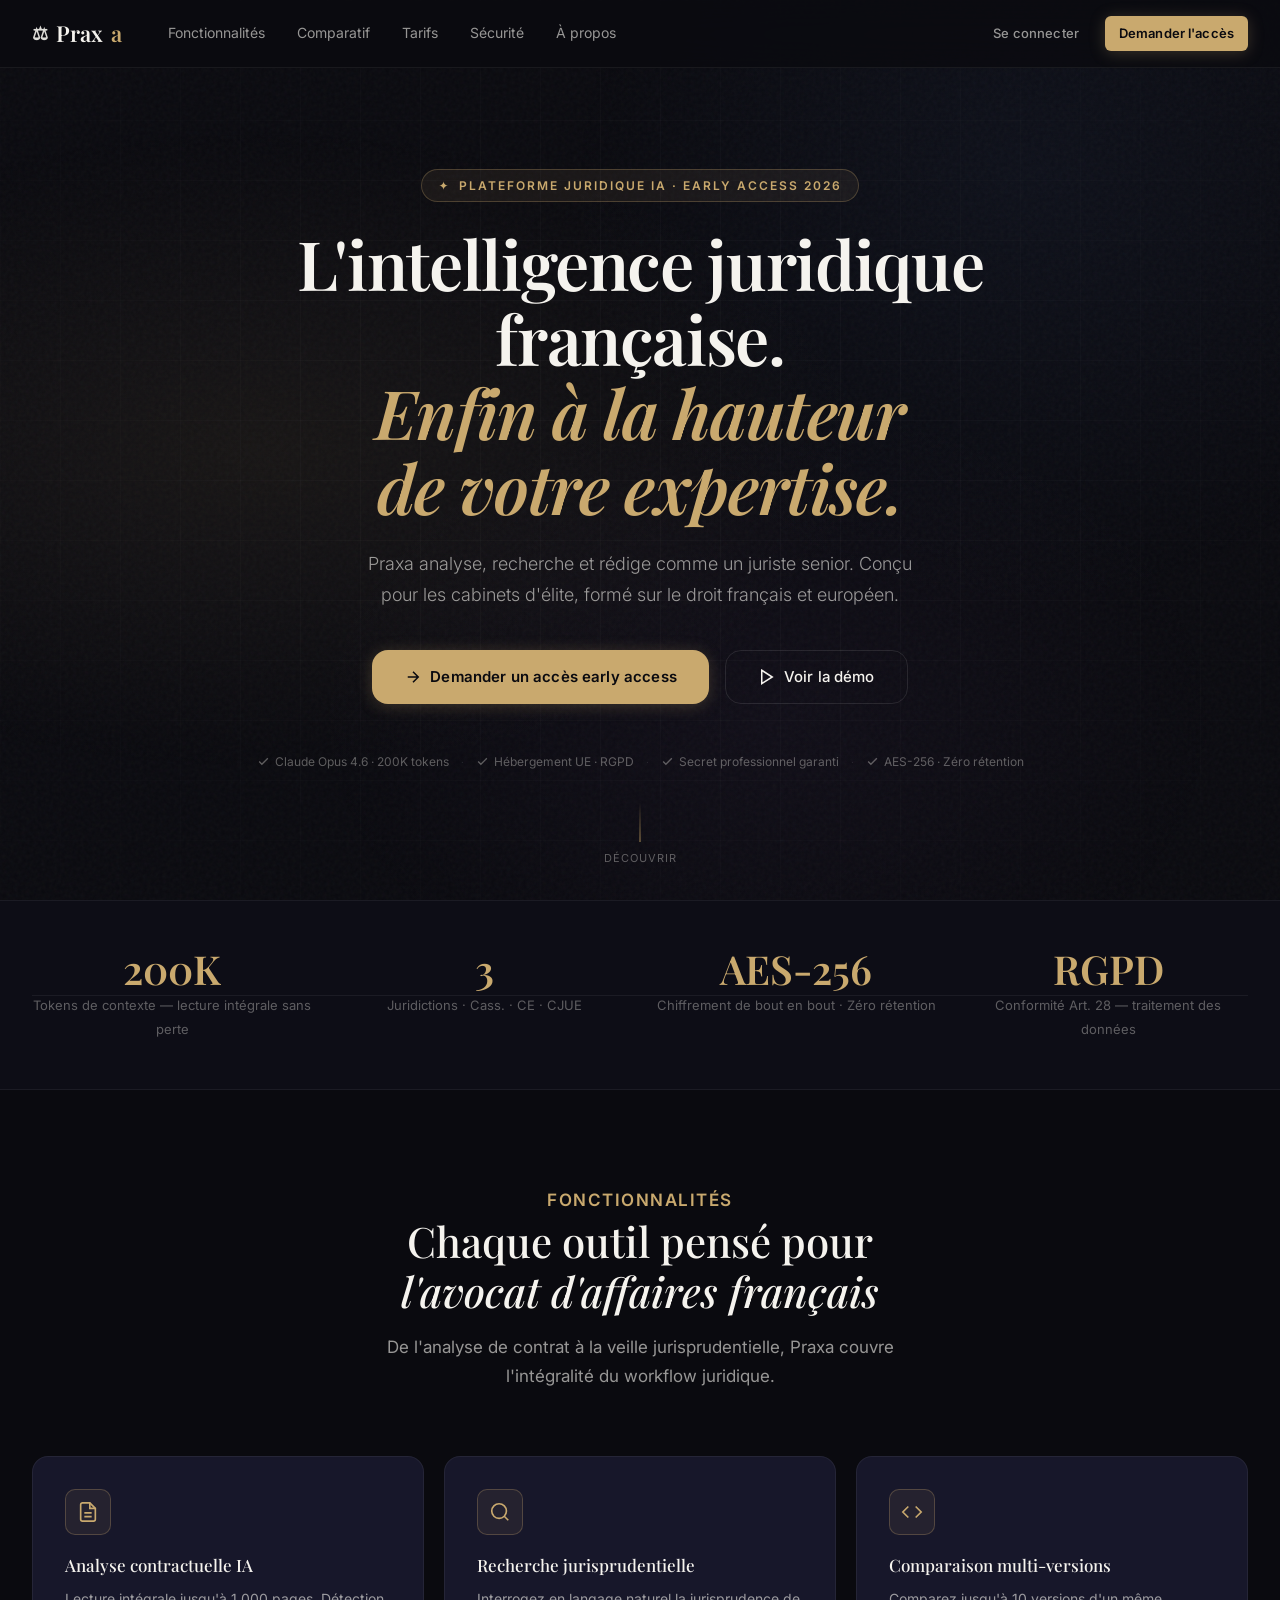
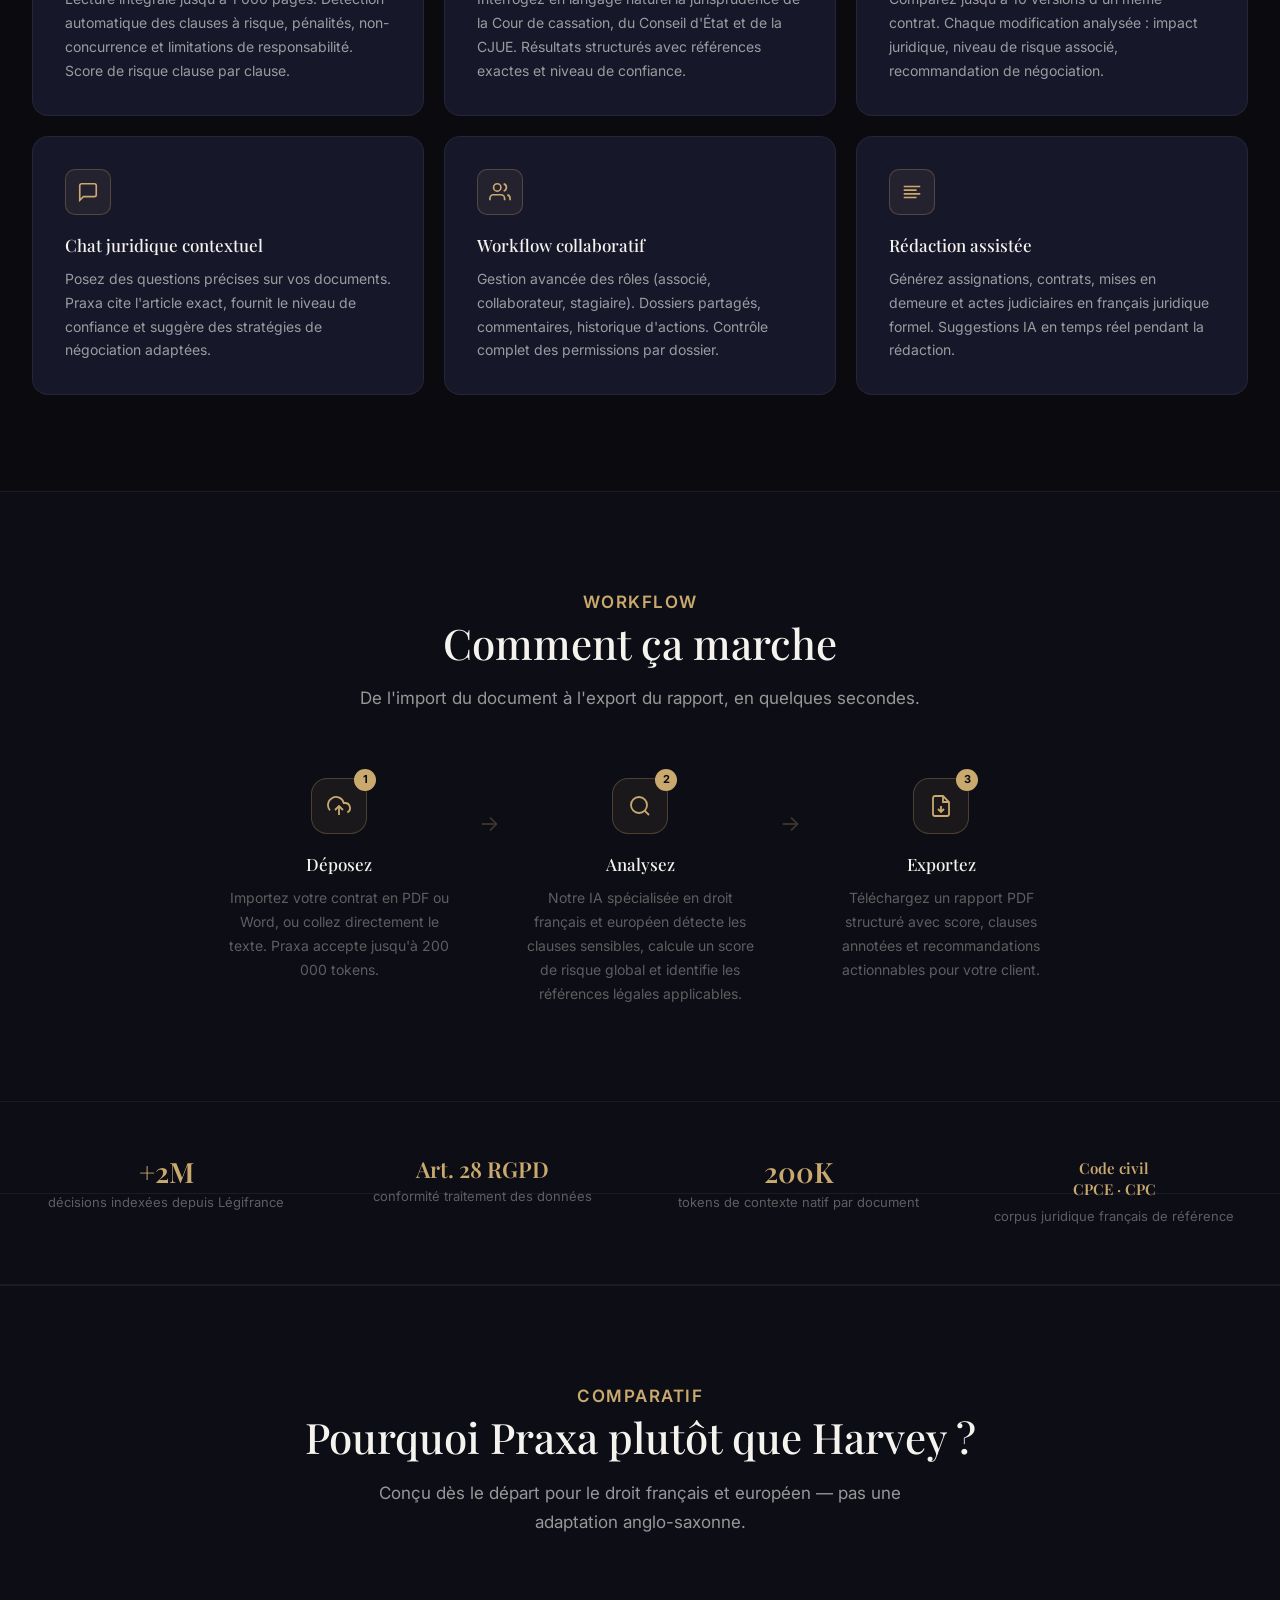
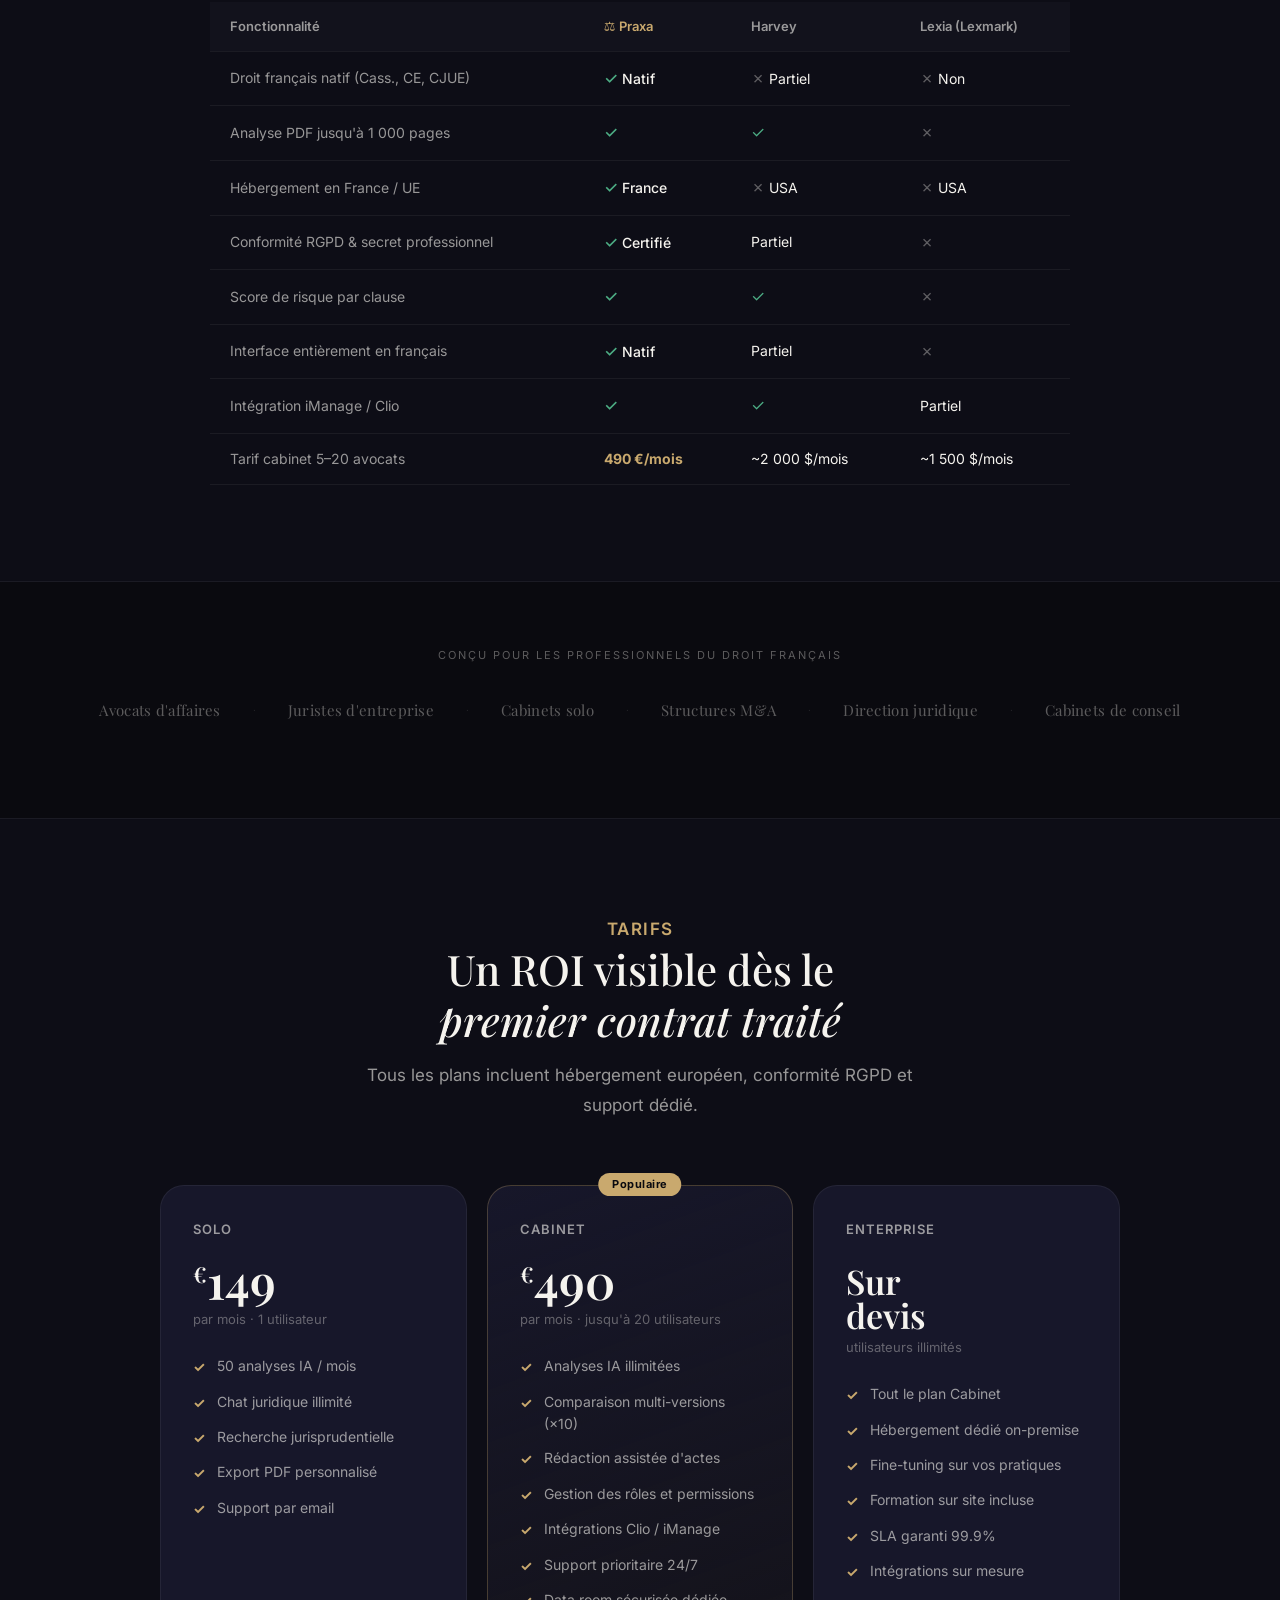
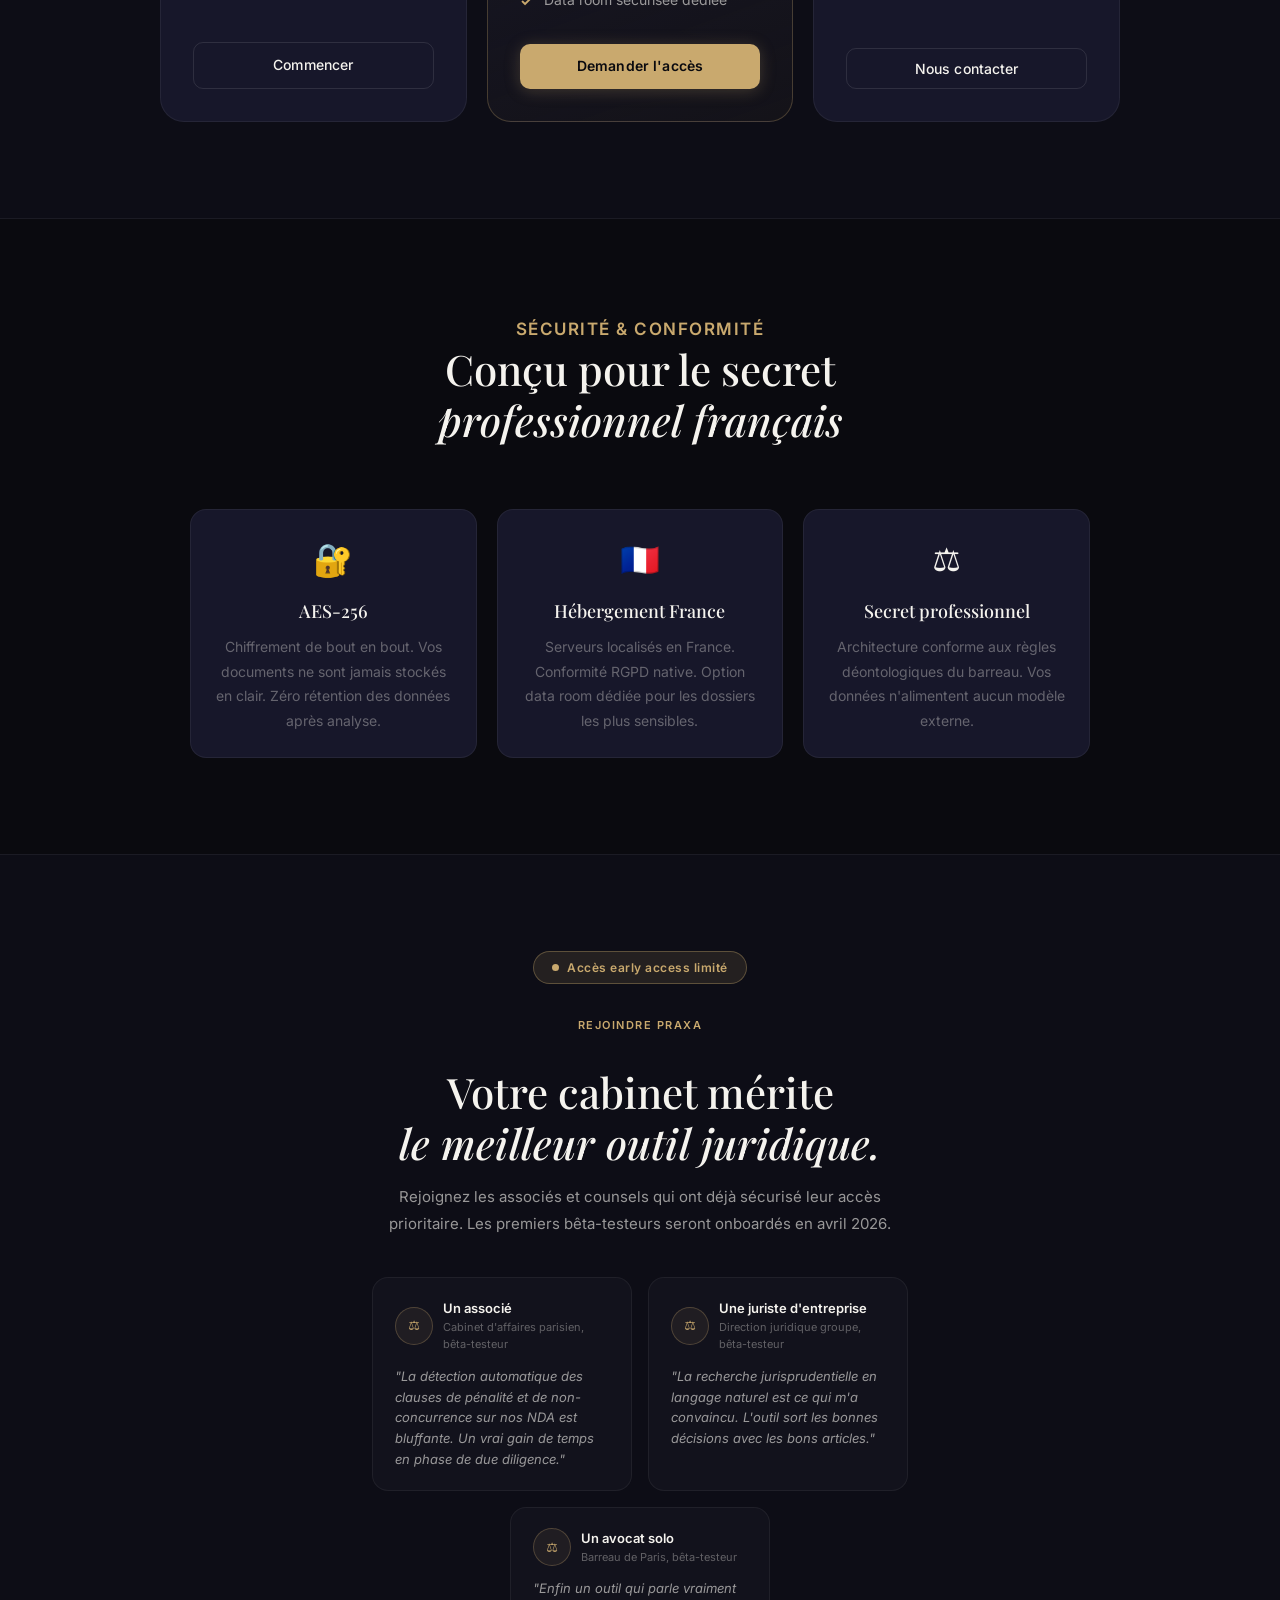
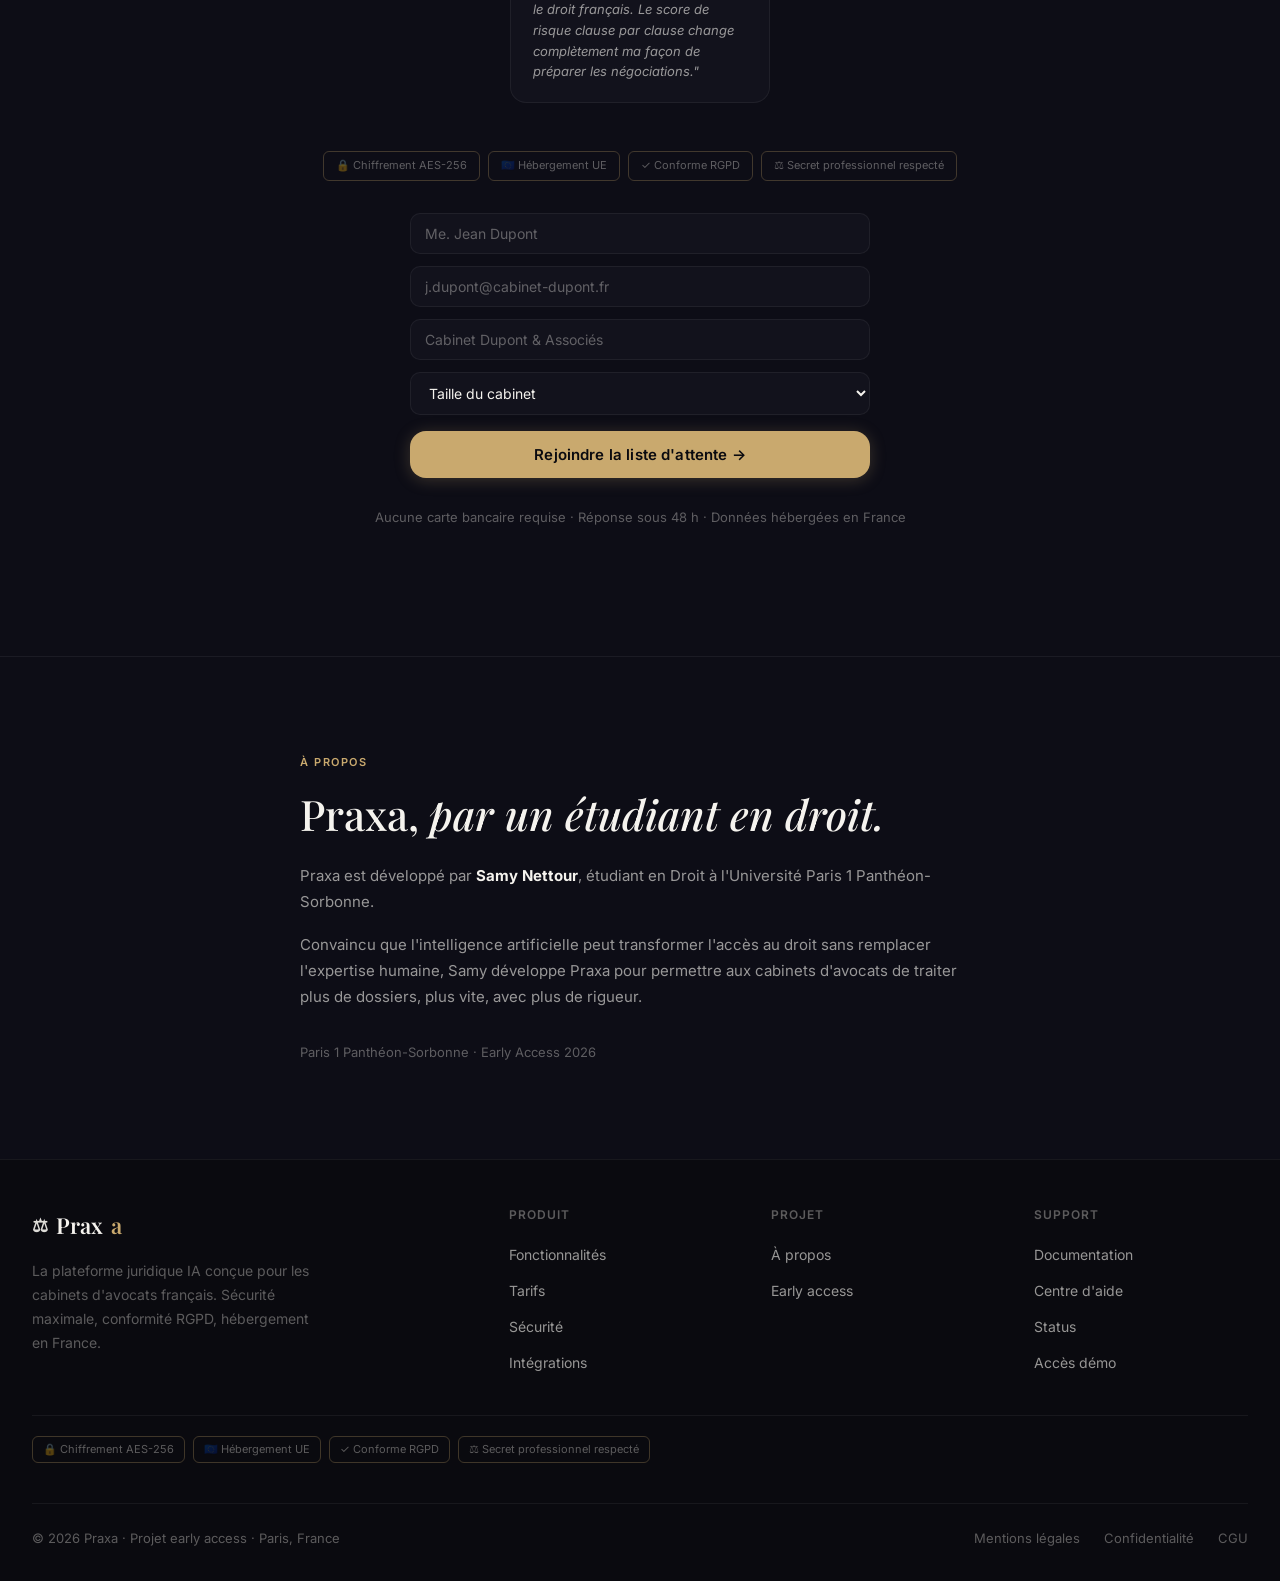
<file: index.html>
<!DOCTYPE html>
<html lang="fr">
<head>
  <meta charset="UTF-8" />
  <meta name="viewport" content="width=device-width, initial-scale=1.0" />
  <title>Praxa — Intelligence juridique française</title>
  <meta name="description" content="Praxa analyse vos contrats et recherche la jurisprudence française et européenne grâce à l'IA." />
  <link rel="stylesheet" href="styles.css" />
</head>
<body>

<!-- ══ NAVIGATION ══ -->
<nav class="landing-nav" id="nav">
  <div class="nav-inner">
    <a href="index.html" class="logo">
      <span class="logo-icon">⚖</span>
      Prax<span class="logo-accent">a</span>
    </a>
    <div class="nav-links">
      <a href="#fonctionnalites">Fonctionnalités</a>
      <a href="#comparaison">Comparatif</a>
      <a href="#tarifs">Tarifs</a>
      <a href="#securite">Sécurité</a>
      <a href="#apropos">À propos</a>
    </div>
    <div class="nav-cta">
      <a href="dashboard.html" class="btn btn-ghost btn-sm">Se connecter</a>
      <a href="dashboard.html" class="btn btn-primary btn-sm">Demander l'accès</a>
    </div>
  </div>
</nav>

<!-- ══ HERO ══ -->
<section class="hero">
  <div class="hero-bg"></div>
  <div class="hero-grid"></div>

  <div class="hero-content">
    <div class="hero-eyebrow">
      <span>✦</span>
      Plateforme juridique IA · Early Access 2026
    </div>

    <h1 class="hero-title">
      L'intelligence juridique française.<br />
      <em>Enfin à la hauteur<br />de votre expertise.</em>
    </h1>

    <p class="hero-subtitle">
      Praxa analyse, recherche et rédige comme un juriste senior. Conçu pour les cabinets d'élite, formé sur le droit français et européen.
    </p>

    <div class="hero-ctas">
      <a href="dashboard.html" class="btn btn-primary btn-lg">
        <svg width="18" height="18" viewBox="0 0 24 24" fill="none" stroke="currentColor" stroke-width="2"><path d="M5 12h14M12 5l7 7-7 7"/></svg>
        Demander un accès early access
      </a>
      <a href="dashboard.html" class="btn btn-outline btn-lg">
        <svg width="18" height="18" viewBox="0 0 24 24" fill="none" stroke="currentColor" stroke-width="2"><polygon points="5 3 19 12 5 21 5 3"/></svg>
        Voir la démo
      </a>
    </div>

    <div class="hero-trust">
      <span class="trust-item">
        <svg width="13" height="13" viewBox="0 0 24 24" fill="none" stroke="currentColor" stroke-width="2.5"><polyline points="20 6 9 17 4 12"/></svg>
        Claude Opus 4.6 · 200K tokens
      </span>
      <span class="trust-sep">·</span>
      <span class="trust-item">
        <svg width="13" height="13" viewBox="0 0 24 24" fill="none" stroke="currentColor" stroke-width="2.5"><polyline points="20 6 9 17 4 12"/></svg>
        Hébergement UE · RGPD
      </span>
      <span class="trust-sep">·</span>
      <span class="trust-item">
        <svg width="13" height="13" viewBox="0 0 24 24" fill="none" stroke="currentColor" stroke-width="2.5"><polyline points="20 6 9 17 4 12"/></svg>
        Secret professionnel garanti
      </span>
      <span class="trust-sep">·</span>
      <span class="trust-item">
        <svg width="13" height="13" viewBox="0 0 24 24" fill="none" stroke="currentColor" stroke-width="2.5"><polyline points="20 6 9 17 4 12"/></svg>
        AES-256 · Zéro rétention
      </span>
    </div>
  </div>

  <div class="scroll-indicator">
    <div class="scroll-indicator-line"></div>
    <span>Découvrir</span>
  </div>
</section>

<!-- ══ STATS ══ -->
<section class="stats-bar reveal">
  <div class="stats-inner">
    <div class="stat-item">
      <span class="stat-num">200K</span>
      <span class="stat-label">Tokens de contexte — lecture intégrale sans perte</span>
    </div>
    <div class="stat-item">
      <span class="stat-num">3</span>
      <span class="stat-label">Juridictions · Cass. · CE · CJUE</span>
    </div>
    <div class="stat-item">
      <span class="stat-num">AES-256</span>
      <span class="stat-label">Chiffrement de bout en bout · Zéro rétention</span>
    </div>
    <div class="stat-item">
      <span class="stat-num">RGPD</span>
      <span class="stat-label">Conformité Art. 28 — traitement des données</span>
    </div>
  </div>
</section>

<!-- ══ FEATURES ══ -->
<section id="fonctionnalites" style="background: var(--bg);">
  <div class="section-wrap">
    <div class="section-header reveal">
      <p class="section-label">Fonctionnalités</p>
      <h2>Chaque outil pensé pour<br /><em>l'avocat d'affaires français</em></h2>
      <p>De l'analyse de contrat à la veille jurisprudentielle, Praxa couvre l'intégralité du workflow juridique.</p>
    </div>

    <div class="features-grid">
      <div class="feature-card reveal reveal-delay-1">
        <div class="feature-icon">
          <svg width="22" height="22" viewBox="0 0 24 24" fill="none" stroke="currentColor" stroke-width="1.8"><path d="M14 2H6a2 2 0 0 0-2 2v16a2 2 0 0 0 2 2h12a2 2 0 0 0 2-2V8z"/><polyline points="14 2 14 8 20 8"/><line x1="16" y1="13" x2="8" y2="13"/><line x1="16" y1="17" x2="8" y2="17"/></svg>
        </div>
        <h3>Analyse contractuelle IA</h3>
        <p>Lecture intégrale jusqu'à 1 000 pages. Détection automatique des clauses à risque, pénalités, non-concurrence et limitations de responsabilité. Score de risque clause par clause.</p>
      </div>

      <div class="feature-card reveal reveal-delay-2">
        <div class="feature-icon">
          <svg width="22" height="22" viewBox="0 0 24 24" fill="none" stroke="currentColor" stroke-width="1.8"><circle cx="11" cy="11" r="8"/><path d="m21 21-4.35-4.35"/></svg>
        </div>
        <h3>Recherche jurisprudentielle</h3>
        <p>Interrogez en langage naturel la jurisprudence de la Cour de cassation, du Conseil d'État et de la CJUE. Résultats structurés avec références exactes et niveau de confiance.</p>
      </div>

      <div class="feature-card reveal reveal-delay-3">
        <div class="feature-icon">
          <svg width="22" height="22" viewBox="0 0 24 24" fill="none" stroke="currentColor" stroke-width="1.8"><polyline points="16 18 22 12 16 6"/><polyline points="8 6 2 12 8 18"/></svg>
        </div>
        <h3>Comparaison multi-versions</h3>
        <p>Comparez jusqu'à 10 versions d'un même contrat. Chaque modification analysée : impact juridique, niveau de risque associé, recommandation de négociation.</p>
      </div>

      <div class="feature-card reveal reveal-delay-1">
        <div class="feature-icon">
          <svg width="22" height="22" viewBox="0 0 24 24" fill="none" stroke="currentColor" stroke-width="1.8"><path d="M21 15a2 2 0 0 1-2 2H7l-4 4V5a2 2 0 0 1 2-2h14a2 2 0 0 1 2 2z"/></svg>
        </div>
        <h3>Chat juridique contextuel</h3>
        <p>Posez des questions précises sur vos documents. Praxa cite l'article exact, fournit le niveau de confiance et suggère des stratégies de négociation adaptées.</p>
      </div>

      <div class="feature-card reveal reveal-delay-2">
        <div class="feature-icon">
          <svg width="22" height="22" viewBox="0 0 24 24" fill="none" stroke="currentColor" stroke-width="1.8"><path d="M17 21v-2a4 4 0 0 0-4-4H5a4 4 0 0 0-4 4v2"/><circle cx="9" cy="7" r="4"/><path d="M23 21v-2a4 4 0 0 0-3-3.87"/><path d="M16 3.13a4 4 0 0 1 0 7.75"/></svg>
        </div>
        <h3>Workflow collaboratif</h3>
        <p>Gestion avancée des rôles (associé, collaborateur, stagiaire). Dossiers partagés, commentaires, historique d'actions. Contrôle complet des permissions par dossier.</p>
      </div>

      <div class="feature-card reveal reveal-delay-3">
        <div class="feature-icon">
          <svg width="22" height="22" viewBox="0 0 24 24" fill="none" stroke="currentColor" stroke-width="1.8"><line x1="17" y1="10" x2="3" y2="10"/><line x1="21" y1="6" x2="3" y2="6"/><line x1="21" y1="14" x2="3" y2="14"/><line x1="17" y1="18" x2="3" y2="18"/></svg>
        </div>
        <h3>Rédaction assistée</h3>
        <p>Générez assignations, contrats, mises en demeure et actes judiciaires en français juridique formel. Suggestions IA en temps réel pendant la rédaction.</p>
      </div>
    </div>
  </div>
</section>

<!-- ══ COMMENT ÇA MARCHE ══ -->
<section style="background:#0D0D15;border-top:1px solid var(--border);border-bottom:1px solid var(--border);">
  <div class="section-wrap">
    <div class="section-header reveal">
      <p class="section-label">Workflow</p>
      <h2>Comment ça marche</h2>
      <p>De l'import du document à l'export du rapport, en quelques secondes.</p>
    </div>

    <div style="display:flex;align-items:flex-start;gap:0;flex-wrap:wrap;justify-content:center;margin-top:var(--space-12);" class="reveal">

      <!-- Étape 1 -->
      <div style="flex:1;min-width:220px;max-width:280px;text-align:center;padding:0 var(--space-6);">
        <div style="width:56px;height:56px;background:var(--gold-pale);border:1px solid var(--border-gold);border-radius:var(--r-lg);display:flex;align-items:center;justify-content:center;margin:0 auto var(--space-5);position:relative;">
          <svg width="24" height="24" viewBox="0 0 24 24" fill="none" stroke="var(--gold)" stroke-width="1.8"><polyline points="16 16 12 12 8 16"/><line x1="12" y1="12" x2="12" y2="21"/><path d="M20.39 18.39A5 5 0 0 0 18 9h-1.26A8 8 0 1 0 3 16.3"/></svg>
          <span style="position:absolute;top:-10px;right:-10px;width:22px;height:22px;background:var(--gold);color:var(--bg);border-radius:50%;font-size:11px;font-weight:700;display:flex;align-items:center;justify-content:center;">1</span>
        </div>
        <h4 style="font-family:'Playfair Display',serif;font-size:17px;margin-bottom:var(--space-3);color:var(--text);">Déposez</h4>
        <p style="font-size:14px;color:var(--text-3);line-height:1.7;">Importez votre contrat en PDF ou Word, ou collez directement le texte. Praxa accepte jusqu'à 200 000 tokens.</p>
      </div>

      <!-- Flèche -->
      <div style="display:flex;align-items:center;padding-top:28px;color:var(--border-gold);font-size:22px;flex-shrink:0;">→</div>

      <!-- Étape 2 -->
      <div style="flex:1;min-width:220px;max-width:280px;text-align:center;padding:0 var(--space-6);">
        <div style="width:56px;height:56px;background:var(--gold-pale);border:1px solid var(--border-gold);border-radius:var(--r-lg);display:flex;align-items:center;justify-content:center;margin:0 auto var(--space-5);position:relative;">
          <svg width="24" height="24" viewBox="0 0 24 24" fill="none" stroke="var(--gold)" stroke-width="1.8"><circle cx="11" cy="11" r="8"/><path d="m21 21-4.35-4.35"/></svg>
          <span style="position:absolute;top:-10px;right:-10px;width:22px;height:22px;background:var(--gold);color:var(--bg);border-radius:50%;font-size:11px;font-weight:700;display:flex;align-items:center;justify-content:center;">2</span>
        </div>
        <h4 style="font-family:'Playfair Display',serif;font-size:17px;margin-bottom:var(--space-3);color:var(--text);">Analysez</h4>
        <p style="font-size:14px;color:var(--text-3);line-height:1.7;">Notre IA spécialisée en droit français et européen détecte les clauses sensibles, calcule un score de risque global et identifie les références légales applicables.</p>
      </div>

      <!-- Flèche -->
      <div style="display:flex;align-items:center;padding-top:28px;color:var(--border-gold);font-size:22px;flex-shrink:0;">→</div>

      <!-- Étape 3 -->
      <div style="flex:1;min-width:220px;max-width:280px;text-align:center;padding:0 var(--space-6);">
        <div style="width:56px;height:56px;background:var(--gold-pale);border:1px solid var(--border-gold);border-radius:var(--r-lg);display:flex;align-items:center;justify-content:center;margin:0 auto var(--space-5);position:relative;">
          <svg width="24" height="24" viewBox="0 0 24 24" fill="none" stroke="var(--gold)" stroke-width="1.8"><path d="M14 2H6a2 2 0 0 0-2 2v16a2 2 0 0 0 2 2h12a2 2 0 0 0 2-2V8z"/><polyline points="14 2 14 8 20 8"/><path d="M12 18v-6M9 15l3 3 3-3"/></svg>
          <span style="position:absolute;top:-10px;right:-10px;width:22px;height:22px;background:var(--gold);color:var(--bg);border-radius:50%;font-size:11px;font-weight:700;display:flex;align-items:center;justify-content:center;">3</span>
        </div>
        <h4 style="font-family:'Playfair Display',serif;font-size:17px;margin-bottom:var(--space-3);color:var(--text);">Exportez</h4>
        <p style="font-size:14px;color:var(--text-3);line-height:1.7;">Téléchargez un rapport PDF structuré avec score, clauses annotées et recommandations actionnables pour votre client.</p>
      </div>

    </div>
  </div>
</section>

<!-- ══ CHIFFRES LÉGAUX ══ -->
<section style="background:var(--bg-surface);border-bottom:1px solid var(--border);">
  <div class="stats-inner reveal" style="padding:var(--space-10) var(--space-6);">
    <div class="stat-item">
      <span class="stat-num" style="font-size:28px;">+2M</span>
      <span class="stat-label">décisions indexées depuis Légifrance</span>
    </div>
    <div class="stat-item">
      <span class="stat-num" style="font-size:22px;letter-spacing:0;">Art. 28 RGPD</span>
      <span class="stat-label">conformité traitement des données</span>
    </div>
    <div class="stat-item">
      <span class="stat-num" style="font-size:28px;">200K</span>
      <span class="stat-label">tokens de contexte natif par document</span>
    </div>
    <div class="stat-item">
      <span class="stat-num" style="font-size:15px;letter-spacing:0;line-height:1.4;">Code civil<br/>CPCE · CPC</span>
      <span class="stat-label">corpus juridique français de référence</span>
    </div>
  </div>
</section>

<!-- ══ COMPARISON ══ -->
<section id="comparaison" class="comparison-wrap">
  <div class="section-wrap" style="padding-top:0;padding-bottom:0;">
    <div class="section-header reveal">
      <p class="section-label">Comparatif</p>
      <h2>Pourquoi Praxa plutôt que Harvey ?</h2>
      <p>Conçu dès le départ pour le droit français et européen — pas une adaptation anglo-saxonne.</p>
    </div>
    <div class="compare-table-wrap reveal">
      <table class="compare-table">
        <thead>
          <tr>
            <th>Fonctionnalité</th>
            <th class="highlight-col">⚖ Praxa</th>
            <th>Harvey</th>
            <th>Lexia (Lexmark)</th>
          </tr>
        </thead>
        <tbody>
          <tr><td>Droit français natif (Cass., CE, CJUE)</td><td class="highlight-col"><span class="check">✓</span> Natif</td><td><span class="cross">✗</span> Partiel</td><td><span class="cross">✗</span> Non</td></tr>
          <tr><td>Analyse PDF jusqu'à 1 000 pages</td><td class="highlight-col"><span class="check">✓</span></td><td><span class="check">✓</span></td><td><span class="cross">✗</span></td></tr>
          <tr><td>Hébergement en France / UE</td><td class="highlight-col"><span class="check">✓</span> France</td><td><span class="cross">✗</span> USA</td><td><span class="cross">✗</span> USA</td></tr>
          <tr><td>Conformité RGPD & secret professionnel</td><td class="highlight-col"><span class="check">✓</span> Certifié</td><td>Partiel</td><td><span class="cross">✗</span></td></tr>
          <tr><td>Score de risque par clause</td><td class="highlight-col"><span class="check">✓</span></td><td><span class="check">✓</span></td><td><span class="cross">✗</span></td></tr>
          <tr><td>Interface entièrement en français</td><td class="highlight-col"><span class="check">✓</span> Natif</td><td>Partiel</td><td><span class="cross">✗</span></td></tr>
          <tr><td>Intégration iManage / Clio</td><td class="highlight-col"><span class="check">✓</span></td><td><span class="check">✓</span></td><td>Partiel</td></tr>
          <tr><td>Tarif cabinet 5–20 avocats</td><td class="highlight-col"><strong style="color:var(--gold)">490 €/mois</strong></td><td>~2 000 $/mois</td><td>~1 500 $/mois</td></tr>
        </tbody>
      </table>
    </div>
  </div>
</section>

<!-- ══ TARGET AUDIENCE ══ -->
<section style="background:var(--bg);">
  <div class="trusted-wrap reveal">
    <p class="trusted-label">Conçu pour les professionnels du droit français</p>
    <div class="trusted-logos">
      <span class="trusted-firm">Avocats d'affaires</span>
      <span class="trust-sep" style="color:var(--border-md)">·</span>
      <span class="trusted-firm">Juristes d'entreprise</span>
      <span class="trust-sep" style="color:var(--border-md)">·</span>
      <span class="trusted-firm">Cabinets solo</span>
      <span class="trust-sep" style="color:var(--border-md)">·</span>
      <span class="trusted-firm">Structures M&amp;A</span>
      <span class="trust-sep" style="color:var(--border-md)">·</span>
      <span class="trusted-firm">Direction juridique</span>
      <span class="trust-sep" style="color:var(--border-md)">·</span>
      <span class="trusted-firm">Cabinets de conseil</span>
    </div>
  </div>
</section>

<!-- ══ PRICING ══ -->
<section id="tarifs" style="background:var(--bg-surface);border-top:1px solid var(--border);border-bottom:1px solid var(--border);">
  <div class="section-wrap">
    <div class="section-header reveal">
      <p class="section-label">Tarifs</p>
      <h2>Un ROI visible dès le<br /><em>premier contrat traité</em></h2>
      <p>Tous les plans incluent hébergement européen, conformité RGPD et support dédié.</p>
    </div>
    <div class="pricing-grid reveal">
      <div class="pricing-card">
        <p class="plan-name">Solo</p>
        <div class="plan-price"><sup>€</sup>149</div>
        <p class="plan-period">par mois · 1 utilisateur</p>
        <ul class="plan-features">
          <li class="plan-feature">50 analyses IA / mois</li>
          <li class="plan-feature">Chat juridique illimité</li>
          <li class="plan-feature">Recherche jurisprudentielle</li>
          <li class="plan-feature">Export PDF personnalisé</li>
          <li class="plan-feature">Support par email</li>
        </ul>
        <a href="dashboard.html" class="btn btn-outline btn-full">Commencer</a>
      </div>
      <div class="pricing-card featured">
        <p class="plan-name">Cabinet</p>
        <div class="plan-price"><sup>€</sup>490</div>
        <p class="plan-period">par mois · jusqu'à 20 utilisateurs</p>
        <ul class="plan-features">
          <li class="plan-feature">Analyses IA illimitées</li>
          <li class="plan-feature">Comparaison multi-versions (×10)</li>
          <li class="plan-feature">Rédaction assistée d'actes</li>
          <li class="plan-feature">Gestion des rôles et permissions</li>
          <li class="plan-feature">Intégrations Clio / iManage</li>
          <li class="plan-feature">Support prioritaire 24/7</li>
          <li class="plan-feature">Data room sécurisée dédiée</li>
        </ul>
        <a href="dashboard.html" class="btn btn-primary btn-full">Demander l'accès</a>
      </div>
      <div class="pricing-card">
        <p class="plan-name">Enterprise</p>
        <div class="plan-price" style="font-size:34px;padding-top:8px;">Sur<br/>devis</div>
        <p class="plan-period">utilisateurs illimités</p>
        <ul class="plan-features">
          <li class="plan-feature">Tout le plan Cabinet</li>
          <li class="plan-feature">Hébergement dédié on-premise</li>
          <li class="plan-feature">Fine-tuning sur vos pratiques</li>
          <li class="plan-feature">Formation sur site incluse</li>
          <li class="plan-feature">SLA garanti 99.9%</li>
          <li class="plan-feature">Intégrations sur mesure</li>
        </ul>
        <button class="btn btn-outline btn-full">Nous contacter</button>
      </div>
    </div>
  </div>
</section>

<!-- ══ SECURITY ══ -->
<section id="securite" style="background:var(--bg);">
  <div class="section-wrap">
    <div class="section-header reveal">
      <p class="section-label">Sécurité & Conformité</p>
      <h2>Conçu pour le secret<br /><em>professionnel français</em></h2>
    </div>
    <div class="three-col" style="max-width:900px;margin:0 auto;">
      <div class="card card-hover reveal reveal-delay-1" style="text-align:center;">
        <div style="font-size:32px;margin-bottom:var(--space-4);">🔐</div>
        <h4 style="margin-bottom:var(--space-3);font-family:'Playfair Display',serif;">AES-256</h4>
        <p style="font-size:14px;color:var(--text-3);">Chiffrement de bout en bout. Vos documents ne sont jamais stockés en clair. Zéro rétention des données après analyse.</p>
      </div>
      <div class="card card-hover reveal reveal-delay-2" style="text-align:center;">
        <div style="font-size:32px;margin-bottom:var(--space-4);">🇫🇷</div>
        <h4 style="margin-bottom:var(--space-3);font-family:'Playfair Display',serif;">Hébergement France</h4>
        <p style="font-size:14px;color:var(--text-3);">Serveurs localisés en France. Conformité RGPD native. Option data room dédiée pour les dossiers les plus sensibles.</p>
      </div>
      <div class="card card-hover reveal reveal-delay-3" style="text-align:center;">
        <div style="font-size:32px;margin-bottom:var(--space-4);">⚖</div>
        <h4 style="margin-bottom:var(--space-3);font-family:'Playfair Display',serif;">Secret professionnel</h4>
        <p style="font-size:14px;color:var(--text-3);">Architecture conforme aux règles déontologiques du barreau. Vos données n'alimentent aucun modèle externe.</p>
      </div>
    </div>
  </div>
</section>

<!-- ══ WAITLIST EARLY ACCESS ══ -->
<section class="cta-section" id="waitlist">
  <div class="cta-inner reveal" style="max-width:680px;">

    <!-- Early access badge -->
    <div style="display:flex;justify-content:center;margin-bottom:32px;">
      <span style="display:inline-flex;align-items:center;gap:8px;padding:6px 18px;background:rgba(201,169,110,0.12);border:1px solid rgba(201,169,110,0.35);border-radius:20px;font-size:12px;font-weight:600;color:var(--gold);letter-spacing:0.5px;">
        <span style="width:7px;height:7px;background:var(--gold);border-radius:50%;animation:blink 1.4s ease-in-out infinite;display:inline-block;"></span>
        Accès early access limité
      </span>
    </div>

    <p class="section-label" style="text-align:center;">Rejoindre Praxa</p>
    <h2>Votre cabinet mérite<br /><em>le meilleur outil juridique.</em></h2>
    <p style="max-width:520px;margin:0 auto 40px;">Rejoignez les associés et counsels qui ont déjà sécurisé leur accès prioritaire. Les premiers bêta-testeurs seront onboardés en avril 2026.</p>

    <!-- Témoignages anonymisés bêta-testeurs -->
    <div style="display:flex;gap:16px;justify-content:center;flex-wrap:wrap;margin-bottom:48px;">

      <div style="background:var(--bg-elevated);border:1px solid var(--border);border-radius:var(--r-lg);padding:20px 22px;max-width:260px;text-align:left;flex:1;min-width:220px;">
        <div style="display:flex;align-items:center;gap:10px;margin-bottom:12px;">
          <div style="width:38px;height:38px;background:var(--gold-pale);border:1px solid var(--border-gold);border-radius:50%;display:flex;align-items:center;justify-content:center;color:var(--gold);font-weight:700;font-size:13px;flex-shrink:0;">⚖</div>
          <div>
            <div style="font-size:13px;font-weight:600;color:var(--text);">Un associé</div>
            <div style="font-size:11px;color:var(--text-3);">Cabinet d'affaires parisien, bêta-testeur</div>
          </div>
        </div>
        <p style="font-size:13px;color:var(--text-2);line-height:1.6;font-style:italic;margin:0;">"La détection automatique des clauses de pénalité et de non-concurrence sur nos NDA est bluffante. Un vrai gain de temps en phase de due diligence."</p>
      </div>

      <div style="background:var(--bg-elevated);border:1px solid var(--border);border-radius:var(--r-lg);padding:20px 22px;max-width:260px;text-align:left;flex:1;min-width:220px;">
        <div style="display:flex;align-items:center;gap:10px;margin-bottom:12px;">
          <div style="width:38px;height:38px;background:var(--gold-pale);border:1px solid var(--border-gold);border-radius:50%;display:flex;align-items:center;justify-content:center;color:var(--gold);font-weight:700;font-size:13px;flex-shrink:0;">⚖</div>
          <div>
            <div style="font-size:13px;font-weight:600;color:var(--text);">Une juriste d'entreprise</div>
            <div style="font-size:11px;color:var(--text-3);">Direction juridique groupe, bêta-testeur</div>
          </div>
        </div>
        <p style="font-size:13px;color:var(--text-2);line-height:1.6;font-style:italic;margin:0;">"La recherche jurisprudentielle en langage naturel est ce qui m'a convaincu. L'outil sort les bonnes décisions avec les bons articles."</p>
      </div>

      <div style="background:var(--bg-elevated);border:1px solid var(--border);border-radius:var(--r-lg);padding:20px 22px;max-width:260px;text-align:left;flex:1;min-width:220px;">
        <div style="display:flex;align-items:center;gap:10px;margin-bottom:12px;">
          <div style="width:38px;height:38px;background:var(--gold-pale);border:1px solid var(--border-gold);border-radius:50%;display:flex;align-items:center;justify-content:center;color:var(--gold);font-weight:700;font-size:13px;flex-shrink:0;">⚖</div>
          <div>
            <div style="font-size:13px;font-weight:600;color:var(--text);">Un avocat solo</div>
            <div style="font-size:11px;color:var(--text-3);">Barreau de Paris, bêta-testeur</div>
          </div>
        </div>
        <p style="font-size:13px;color:var(--text-2);line-height:1.6;font-style:italic;margin:0;">"Enfin un outil qui parle vraiment le droit français. Le score de risque clause par clause change complètement ma façon de préparer les négociations."</p>
      </div>

    </div>

    <!-- Badges de conformité -->
    <div style="display:flex;gap:8px;justify-content:center;flex-wrap:wrap;margin-bottom:32px;">
      <span style="display:inline-flex;align-items:center;gap:6px;padding:5px 12px;background:transparent;border:1px solid var(--border-gold);border-radius:var(--r-sm);font-size:11px;color:var(--text-3);">🔒 Chiffrement AES-256</span>
      <span style="display:inline-flex;align-items:center;gap:6px;padding:5px 12px;background:transparent;border:1px solid var(--border-gold);border-radius:var(--r-sm);font-size:11px;color:var(--text-3);">🇪🇺 Hébergement UE</span>
      <span style="display:inline-flex;align-items:center;gap:6px;padding:5px 12px;background:transparent;border:1px solid var(--border-gold);border-radius:var(--r-sm);font-size:11px;color:var(--text-3);">✓ Conforme RGPD</span>
      <span style="display:inline-flex;align-items:center;gap:6px;padding:5px 12px;background:transparent;border:1px solid var(--border-gold);border-radius:var(--r-sm);font-size:11px;color:var(--text-3);">⚖ Secret professionnel respecté</span>
    </div>

    <!-- Formulaire waitlist -->
    <div style="max-width:460px;margin:0 auto;" id="waitlistFormWrap">

      <form id="waitlistForm" style="display:flex;flex-direction:column;gap:12px;">
        <input type="text"  id="wlName"    class="input" placeholder="Me. Jean Dupont" autocomplete="name" />
        <input type="email" id="wlEmail"   class="input" placeholder="j.dupont@cabinet-dupont.fr" autocomplete="email" />
        <input type="text"  id="wlCabinet" class="input" placeholder="Cabinet Dupont &amp; Associés" />
        <select id="wlSize" class="input" style="cursor:pointer;">
          <option value="" disabled selected>Taille du cabinet</option>
          <option value="solo">Solo — avocat indépendant</option>
          <option value="2-10">2 à 10 avocats</option>
          <option value="11-50">11 à 50 avocats</option>
          <option value="50+">Plus de 50 avocats</option>
        </select>
        <button type="submit" class="btn btn-primary btn-lg" id="waitlistSubmitBtn" style="width:100%;margin-top:4px;">
          Rejoindre la liste d'attente →
        </button>
        <div id="waitlistError" style="display:none;color:var(--risk-critical);font-size:13px;text-align:center;padding:4px 0;"></div>
      </form>

      <!-- Confirmation (shown after submit) -->
      <div id="waitlistConfirm" style="display:none;padding:36px 24px;text-align:center;background:var(--bg-elevated);border:1px solid var(--border-gold);border-radius:var(--r-lg);">
        <div style="width:52px;height:52px;background:var(--gold-pale);border:1px solid var(--border-gold);border-radius:50%;display:flex;align-items:center;justify-content:center;margin:0 auto 16px;color:var(--gold);font-size:22px;">✓</div>
        <p id="waitlistConfirmMsg" style="font-size:18px;font-family:'Playfair Display',serif;color:var(--text);margin-bottom:8px;line-height:1.4;"></p>
        <p style="font-size:14px;color:var(--text-3);margin:0;">Nous vous contacterons en priorité pour l'accès bêta.</p>
      </div>

    </div>

    <p class="cta-sub" style="margin-top:28px;">Aucune carte bancaire requise · Réponse sous 48 h · Données hébergées en France</p>
  </div>
</section>

<!-- ══ À PROPOS ══ -->
<section id="apropos" style="background:var(--bg-surface);border-top:1px solid var(--border);">
  <div class="section-wrap">
    <div style="max-width:680px;margin:0 auto;" class="reveal">
      <p class="section-label">À propos</p>
      <h2 style="margin-bottom:var(--space-6);">Praxa, <em>par un étudiant en droit.</em></h2>

      <!-- Photo placeholder : décommenter et remplacer src pour ajouter une photo
      <img src="photo.jpg" alt="Samy Nettour" style="width:80px;height:80px;border-radius:50%;object-fit:cover;margin-bottom:var(--space-6);border:2px solid var(--border-gold);" />
      -->

      <div style="font-size:15px;color:var(--text-2);line-height:1.85;display:flex;flex-direction:column;gap:var(--space-4);">
        <p>Praxa est développé par <strong style="color:var(--text);">Samy Nettour</strong>, étudiant en Droit à l'Université Paris 1 Panthéon-Sorbonne.</p>
        <p>Convaincu que l'intelligence artificielle peut transformer l'accès au droit sans remplacer l'expertise humaine, Samy développe Praxa pour permettre aux cabinets d'avocats de traiter plus de dossiers, plus vite, avec plus de rigueur.</p>
      </div>

      <div style="display:flex;align-items:center;gap:var(--space-6);margin-top:var(--space-8);flex-wrap:wrap;">
        <span style="font-size:13px;color:var(--text-3);">Paris 1 Panthéon-Sorbonne · Early Access 2026</span>
      </div>
    </div>
  </div>
</section>

<!-- ══ FOOTER ══ -->
<footer class="footer">
  <div class="footer-inner">
    <div class="footer-grid">
      <div class="footer-brand">
        <div class="logo" style="margin-bottom:var(--space-4);">
          <span class="logo-icon">⚖</span>
          Prax<span class="logo-accent">a</span>
        </div>
        <p>La plateforme juridique IA conçue pour les cabinets d'avocats français. Sécurité maximale, conformité RGPD, hébergement en France.</p>
      </div>
      <div class="footer-col">
        <h4>Produit</h4>
        <ul>
          <li><a href="#">Fonctionnalités</a></li>
          <li><a href="#">Tarifs</a></li>
          <li><a href="#">Sécurité</a></li>
          <li><a href="#">Intégrations</a></li>
        </ul>
      </div>
      <div class="footer-col">
        <h4>Projet</h4>
        <ul>
          <li><a href="#apropos">À propos</a></li>
          <li><a href="#waitlist">Early access</a></li>
        </ul>
      </div>
      <div class="footer-col">
        <h4>Support</h4>
        <ul>
          <li><a href="#">Documentation</a></li>
          <li><a href="#">Centre d'aide</a></li>
          <li><a href="#">Status</a></li>
          <li><a href="dashboard.html">Accès démo</a></li>
        </ul>
      </div>
    </div>
    <!-- Badges conformité footer -->
    <div style="display:flex;gap:8px;flex-wrap:wrap;align-items:center;padding:var(--space-5) 0;border-top:1px solid var(--border);margin-bottom:var(--space-5);">
      <span style="display:inline-flex;align-items:center;gap:5px;padding:4px 10px;border:1px solid var(--border-gold);border-radius:var(--r-sm);font-size:11px;color:var(--text-3);">🔒 Chiffrement AES-256</span>
      <span style="display:inline-flex;align-items:center;gap:5px;padding:4px 10px;border:1px solid var(--border-gold);border-radius:var(--r-sm);font-size:11px;color:var(--text-3);">🇪🇺 Hébergement UE</span>
      <span style="display:inline-flex;align-items:center;gap:5px;padding:4px 10px;border:1px solid var(--border-gold);border-radius:var(--r-sm);font-size:11px;color:var(--text-3);">✓ Conforme RGPD</span>
      <span style="display:inline-flex;align-items:center;gap:5px;padding:4px 10px;border:1px solid var(--border-gold);border-radius:var(--r-sm);font-size:11px;color:var(--text-3);">⚖ Secret professionnel respecté</span>
    </div>
    <div class="footer-bottom">
      <span>© 2026 Praxa · Projet early access · Paris, France</span>
      <div class="footer-bottom-links">
        <a href="#">Mentions légales</a>
        <a href="#">Confidentialité</a>
        <a href="#">CGU</a>
      </div>
    </div>
  </div>
</footer>

<script>
  const nav = document.getElementById('nav');
  window.addEventListener('scroll', () => {
    nav.classList.toggle('scrolled', window.scrollY > 40);
  }, { passive: true });

  const observer = new IntersectionObserver((entries) => {
    entries.forEach(entry => {
      if (entry.isIntersecting) {
        entry.target.classList.add('visible');
        observer.unobserve(entry.target);
      }
    });
  }, { threshold: 0.08, rootMargin: '0px 0px -40px 0px' });
  document.querySelectorAll('.reveal').forEach(el => observer.observe(el));

  // ── Waitlist form ──────────────────────────────────────────────────────────
  const waitlistForm = document.getElementById('waitlistForm');
  if (waitlistForm) {
    waitlistForm.addEventListener('submit', async (e) => {
      e.preventDefault();
      const name    = (document.getElementById('wlName').value    || '').trim();
      const email   = (document.getElementById('wlEmail').value   || '').trim();
      const cabinet = (document.getElementById('wlCabinet').value || '').trim();
      const size    = (document.getElementById('wlSize').value    || '');
      const errEl   = document.getElementById('waitlistError');
      const btn     = document.getElementById('waitlistSubmitBtn');

      // Validation
      errEl.style.display = 'none';
      if (!name || !email || !cabinet || !size) {
        errEl.textContent = 'Veuillez remplir tous les champs.';
        errEl.style.display = 'block';
        return;
      }
      if (!email.includes('@') || !email.includes('.')) {
        errEl.textContent = 'Adresse e-mail invalide.';
        errEl.style.display = 'block';
        return;
      }

      btn.disabled    = true;
      btn.textContent = 'Inscription en cours…';

      // Store in localStorage
      try {
        const entry    = { name, email, cabinet, size, date: new Date().toISOString() };
        const existing = JSON.parse(localStorage.getItem('praxa_waitlist') || '[]');
        existing.push(entry);
        localStorage.setItem('praxa_waitlist', JSON.stringify(existing));
      } catch (_) {}

      // Send to Formspree — non-blocking, failure is silent
      try {
        await fetch('https://formspree.io/f/TON_ID_FORMSPREE', {
          method: 'POST',
          headers: { 'Content-Type': 'application/json', 'Accept': 'application/json' },
          body: JSON.stringify({ name, email, cabinet, size }),
        });
      } catch (_) {}

      // Extract first name (strip honorifics like Me., Dr., Pr.)
      const prenom = name
        .split(/\s+/)
        .filter(w => !w.match(/^(me|maître|dr|pr|m|mme)\.?$/i))[0] || name;

      // Show confirmation
      document.getElementById('waitlistConfirmMsg').textContent =
        `Bienvenue, ${prenom}. Vous êtes sur la liste.`;
      waitlistForm.style.display = 'none';
      document.getElementById('waitlistConfirm').style.display = 'block';

      btn.textContent = 'Accès confirmé ✓';
      btn.style.background   = 'var(--risk-low)';
      btn.style.borderColor  = 'var(--risk-low)';
    });
  }
</script>
</body>
</html>
</file>
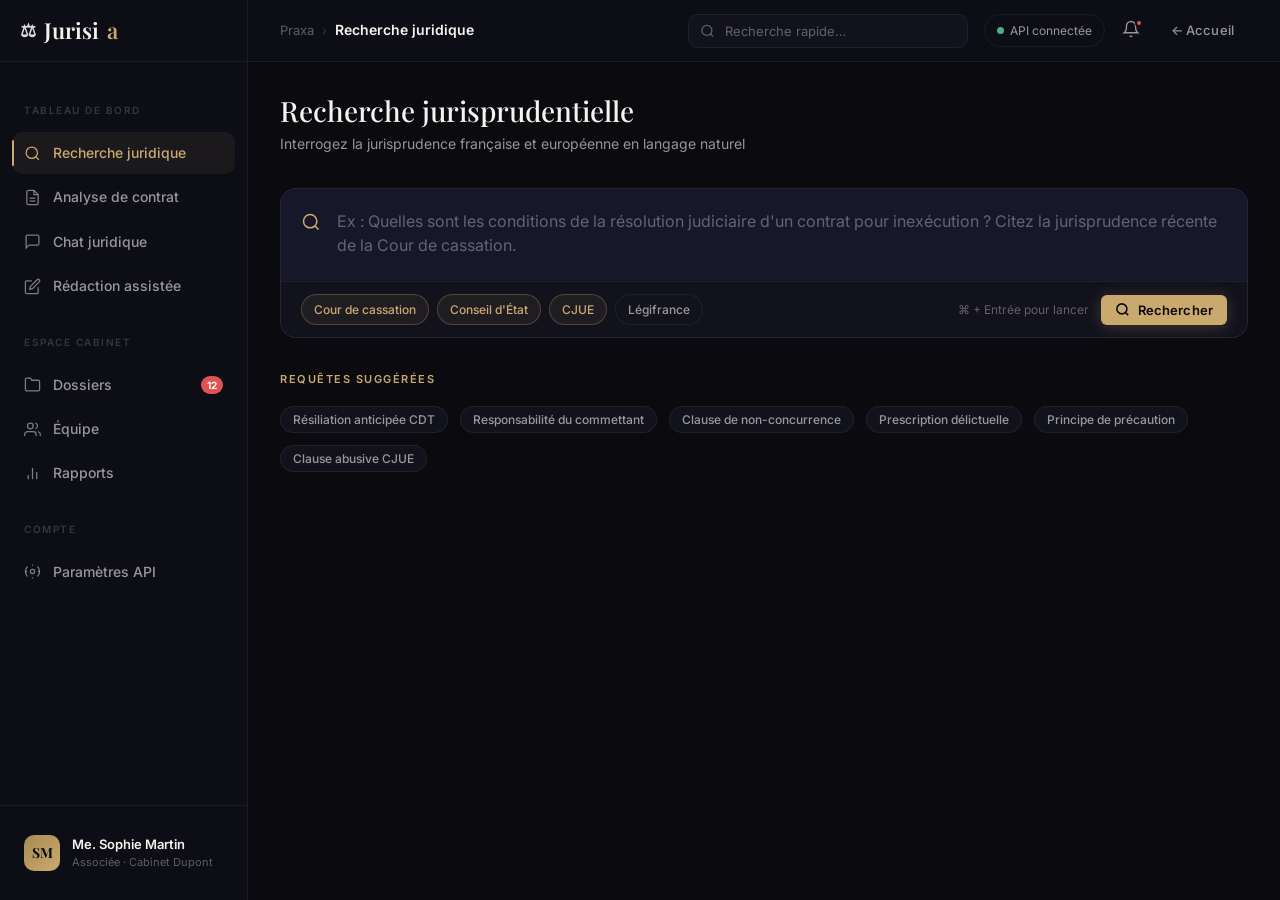
<file: dashboard.html>
<!DOCTYPE html>
<html lang="fr">
<head>
  <meta charset="UTF-8" />
  <meta name="viewport" content="width=device-width, initial-scale=1.0" />
  <title>Praxa — Dashboard</title>
  <link rel="stylesheet" href="styles.css" />
</head>
<body>

<div class="app-shell">

  <!-- ══ SIDEBAR ══ -->
  <aside class="sidebar" id="sidebar">
    <div class="sidebar-header">
      <a href="index.html" class="logo">
        <span class="logo-icon">⚖</span>
        Jurisi<span class="logo-accent">a</span>
      </a>
    </div>

    <nav class="sidebar-nav">
      <span class="nav-group-label">Tableau de bord</span>
      <div class="nav-item active" data-view="recherche">
        <svg width="17" height="17" viewBox="0 0 24 24" fill="none" stroke="currentColor" stroke-width="1.8"><circle cx="11" cy="11" r="8"/><path d="m21 21-4.35-4.35"/></svg>
        Recherche juridique
      </div>
      <div class="nav-item" data-view="analyse">
        <svg width="17" height="17" viewBox="0 0 24 24" fill="none" stroke="currentColor" stroke-width="1.8"><path d="M14 2H6a2 2 0 0 0-2 2v16a2 2 0 0 0 2 2h12a2 2 0 0 0 2-2V8z"/><polyline points="14 2 14 8 20 8"/><line x1="16" y1="13" x2="8" y2="13"/><line x1="16" y1="17" x2="8" y2="17"/></svg>
        Analyse de contrat
      </div>
      <div class="nav-item" data-view="chat">
        <svg width="17" height="17" viewBox="0 0 24 24" fill="none" stroke="currentColor" stroke-width="1.8"><path d="M21 15a2 2 0 0 1-2 2H7l-4 4V5a2 2 0 0 1 2-2h14a2 2 0 0 1 2 2z"/></svg>
        Chat juridique
      </div>
      <div class="nav-item" data-view="redaction">
        <svg width="17" height="17" viewBox="0 0 24 24" fill="none" stroke="currentColor" stroke-width="1.8"><path d="M11 4H4a2 2 0 0 0-2 2v14a2 2 0 0 0 2 2h14a2 2 0 0 0 2-2v-7"/><path d="M18.5 2.5a2.121 2.121 0 0 1 3 3L12 15l-4 1 1-4 9.5-9.5z"/></svg>
        Rédaction assistée
      </div>

      <span class="nav-group-label">Espace cabinet</span>
      <div class="nav-item" data-view="dossiers">
        <svg width="17" height="17" viewBox="0 0 24 24" fill="none" stroke="currentColor" stroke-width="1.8"><path d="M22 19a2 2 0 0 1-2 2H4a2 2 0 0 1-2-2V5a2 2 0 0 1 2-2h5l2 3h9a2 2 0 0 1 2 2z"/></svg>
        Dossiers
        <span class="nav-badge">12</span>
      </div>
      <div class="nav-item" data-view="equipe">
        <svg width="17" height="17" viewBox="0 0 24 24" fill="none" stroke="currentColor" stroke-width="1.8"><path d="M17 21v-2a4 4 0 0 0-4-4H5a4 4 0 0 0-4 4v2"/><circle cx="9" cy="7" r="4"/><path d="M23 21v-2a4 4 0 0 0-3-3.87"/><path d="M16 3.13a4 4 0 0 1 0 7.75"/></svg>
        Équipe
      </div>
      <div class="nav-item" data-view="rapports">
        <svg width="17" height="17" viewBox="0 0 24 24" fill="none" stroke="currentColor" stroke-width="1.8"><line x1="18" y1="20" x2="18" y2="10"/><line x1="12" y1="20" x2="12" y2="4"/><line x1="6" y1="20" x2="6" y2="14"/></svg>
        Rapports
      </div>

      <span class="nav-group-label">Compte</span>
      <div class="nav-item" data-view="parametres">
        <svg width="17" height="17" viewBox="0 0 24 24" fill="none" stroke="currentColor" stroke-width="1.8"><circle cx="12" cy="12" r="3"/><path d="M19.07 4.93a10 10 0 0 1 0 14.14M4.93 4.93a10 10 0 0 0 0 14.14"/><path d="M12 2v2M12 20v2M2 12h2M20 12h2"/></svg>
        Paramètres API
      </div>
    </nav>

    <div class="sidebar-footer">
      <div class="user-card">
        <div class="user-avatar">SM</div>
        <div class="user-info">
          <div class="user-name">Me. Sophie Martin</div>
          <div class="user-role">Associée · Cabinet Dupont</div>
        </div>
      </div>
    </div>
  </aside>

  <!-- ══ TOPBAR ══ -->
  <header class="topbar">
    <div class="topbar-breadcrumb">
      <span class="breadcrumb-root">Praxa</span>
      <span class="breadcrumb-sep">›</span>
      <span class="breadcrumb-current" id="breadcrumbCurrent">Recherche juridique</span>
    </div>
    <div class="topbar-search">
      <svg width="15" height="15" viewBox="0 0 24 24" fill="none" stroke="currentColor" stroke-width="2"><circle cx="11" cy="11" r="8"/><path d="m21 21-4.35-4.35"/></svg>
      <input type="text" placeholder="Recherche rapide…" id="topbarSearch" />
    </div>
    <div class="topbar-actions">
      <div class="api-status" id="apiStatusBtn" title="Configurer l'API">
        <div class="api-status-dot" id="apiStatusDot"></div>
        <span id="apiStatusText">API non configurée</span>
      </div>
      <button class="btn-icon" title="Notifications" style="position:relative;" id="notifBtn">
        <svg width="18" height="18" viewBox="0 0 24 24" fill="none" stroke="currentColor" stroke-width="1.8"><path d="M18 8A6 6 0 0 0 6 8c0 7-3 9-3 9h18s-3-2-3-9"/><path d="M13.73 21a2 2 0 0 1-3.46 0"/></svg>
        <span class="notif-dot"></span>
      </button>
      <a href="index.html" class="btn btn-ghost btn-sm">← Accueil</a>
    </div>
  </header>

  <!-- ══ MAIN CONTENT ══ -->
  <main class="main-content" id="mainContent">

    <!-- ────── VIEW: RECHERCHE ────── -->
    <section class="view active" id="view-recherche">
      <div class="view-header">
        <div>
          <h1 class="view-title">Recherche jurisprudentielle</h1>
          <p class="view-subtitle">Interrogez la jurisprudence française et européenne en langage naturel</p>
        </div>
      </div>

      <div class="search-bar-wrap">
        <div class="search-bar-inner">
          <svg width="20" height="20" viewBox="0 0 24 24" fill="none" stroke="currentColor" stroke-width="1.8"><circle cx="11" cy="11" r="8"/><path d="m21 21-4.35-4.35"/></svg>
          <textarea
            id="searchQuery"
            class="search-textarea"
            placeholder="Ex : Quelles sont les conditions de la résolution judiciaire d'un contrat pour inexécution ? Citez la jurisprudence récente de la Cour de cassation."
            rows="2"
          ></textarea>
        </div>
        <div class="search-bar-footer">
          <div class="source-chips">
            <label class="chip active"><input type="checkbox" value="cassation" checked class="src-filter" hidden /> Cour de cassation</label>
            <label class="chip active"><input type="checkbox" value="conseil_etat" checked class="src-filter" hidden /> Conseil d'État</label>
            <label class="chip active"><input type="checkbox" value="cjue" checked class="src-filter" hidden /> CJUE</label>
            <label class="chip"><input type="checkbox" value="legifrance" class="src-filter" hidden /> Légifrance</label>
          </div>
          <div style="display:flex;align-items:center;gap:var(--space-3);">
            <span class="search-hint">⌘ + Entrée pour lancer</span>
            <button class="btn btn-primary btn-sm" id="searchBtn">
              <svg width="15" height="15" viewBox="0 0 24 24" fill="none" stroke="currentColor" stroke-width="2.5"><circle cx="11" cy="11" r="8"/><path d="m21 21-4.35-4.35"/></svg>
              Rechercher
            </button>
          </div>
        </div>
      </div>

      <!-- Loading -->
      <div id="searchLoading" class="hidden" style="display:flex;align-items:center;gap:var(--space-4);padding:var(--space-8) 0;color:var(--text-2);font-size:14px;">
        <div class="spinner"></div>
        <span>Analyse de la jurisprudence en cours…</span>
      </div>

      <!-- Results -->
      <div id="searchResults" class="results-section hidden">
        <div class="results-header">
          <span class="results-count" id="resultsCount"></span>
          <button class="btn btn-ghost btn-sm" id="copySearchBtn">
            <svg width="14" height="14" viewBox="0 0 24 24" fill="none" stroke="currentColor" stroke-width="2"><rect x="9" y="9" width="13" height="13" rx="2"/><path d="M5 15H4a2 2 0 0 1-2-2V4a2 2 0 0 1 2-2h9a2 2 0 0 1 2 2v1"/></svg>
            Copier
          </button>
        </div>

        <!-- AI synthesis stream -->
        <div class="card" style="margin-bottom:var(--space-5);">
          <div style="display:flex;align-items:center;gap:var(--space-3);margin-bottom:var(--space-4);padding-bottom:var(--space-4);border-bottom:1px solid var(--border);">
            <div style="width:32px;height:32px;background:var(--gold-pale);border:1px solid var(--border-gold);border-radius:var(--r-sm);display:flex;align-items:center;justify-content:center;color:var(--gold);font-size:14px;font-weight:700;flex-shrink:0;">⚖</div>
            <span style="font-size:12px;font-weight:600;color:var(--gold);letter-spacing:0.5px;text-transform:uppercase;">Synthèse IA — Claude Opus 4.6</span>
          </div>
          <div id="searchSynthesis" class="md-content" style="font-size:14px;line-height:1.8;"></div>
        </div>

        <!-- Individual result cards -->
        <div id="resultCards"></div>
      </div>

      <!-- Example queries -->
      <div id="searchPlaceholder" style="margin-top:var(--space-8);">
        <p class="section-label" style="margin-bottom:var(--space-4);">Requêtes suggérées</p>
        <div style="display:flex;flex-wrap:wrap;gap:var(--space-3);">
          <button class="chip" data-query="Conditions de résiliation anticipée d'un contrat à durée déterminée">Résiliation anticipée CDT</button>
          <button class="chip" data-query="Responsabilité délictuelle du commettant du fait de ses préposés selon la jurisprudence récente">Responsabilité du commettant</button>
          <button class="chip" data-query="Validité et limites des clauses de non-concurrence en droit du travail français">Clause de non-concurrence</button>
          <button class="chip" data-query="Prescription de l'action en responsabilité civile extracontractuelle : délais et point de départ">Prescription délictuelle</button>
          <button class="chip" data-query="Conditions d'application du principe de précaution en droit administratif">Principe de précaution</button>
          <button class="chip" data-query="Nullité d'une clause abusive dans un contrat de consommation selon la CJUE">Clause abusive CJUE</button>
        </div>
      </div>
    </section>

    <!-- ────── VIEW: ANALYSE ────── -->
    <section class="view" id="view-analyse">
      <div class="view-header">
        <div>
          <h1 class="view-title">Analyse de contrat</h1>
          <p class="view-subtitle">Score de risque IA, détection des clauses critiques, recommandations de négociation</p>
        </div>
      </div>

      <div class="two-col" style="align-items:start;">
        <!-- Left: Upload + Config -->
        <div style="display:flex;flex-direction:column;gap:var(--space-5);">
          <div class="upload-zone" id="uploadZone">
            <input type="file" id="fileInput" accept=".pdf,.doc,.docx,.txt,.eml" />
            <div class="upload-icon">
              <svg width="26" height="26" viewBox="0 0 24 24" fill="none" stroke="currentColor" stroke-width="1.6"><path d="M21 15v4a2 2 0 0 1-2 2H5a2 2 0 0 1-2-2v-4"/><polyline points="17 8 12 3 7 8"/><line x1="12" y1="3" x2="12" y2="15"/></svg>
            </div>
            <h3>Déposez votre document</h3>
            <p>PDF, Word, e-mail — jusqu'à 1 000 pages<br/><span class="link">ou parcourir vos fichiers</span></p>
          </div>

          <!-- File info (shown after upload) -->
          <div id="fileInfo" class="card hidden" style="display:flex;align-items:center;gap:var(--space-4);">
            <div style="width:40px;height:40px;background:var(--gold-pale);border:1px solid var(--border-gold);border-radius:var(--r-md);display:flex;align-items:center;justify-content:center;color:var(--gold);flex-shrink:0;">
              <svg width="20" height="20" viewBox="0 0 24 24" fill="none" stroke="currentColor" stroke-width="1.8"><path d="M14 2H6a2 2 0 0 0-2 2v16a2 2 0 0 0 2 2h12a2 2 0 0 0 2-2V8z"/><polyline points="14 2 14 8 20 8"/></svg>
            </div>
            <div style="flex:1;overflow:hidden;">
              <div id="fileName" style="font-size:14px;font-weight:500;color:var(--text);white-space:nowrap;overflow:hidden;text-overflow:ellipsis;"></div>
              <div id="fileSize" style="font-size:12px;color:var(--text-3);"></div>
            </div>
            <button class="btn-icon" id="removeFile" title="Supprimer">
              <svg width="16" height="16" viewBox="0 0 24 24" fill="none" stroke="currentColor" stroke-width="2"><line x1="18" y1="6" x2="6" y2="18"/><line x1="6" y1="6" x2="18" y2="18"/></svg>
            </button>
          </div>

          <div class="config-panel">
            <p class="config-title">Options d'analyse</p>
            <div class="config-options">
              <label class="config-opt"><input type="checkbox" id="optClauses" checked /> Clauses clés et risques individuels</label>
              <label class="config-opt"><input type="checkbox" id="optScore" checked /> Score de risque global (0–100)</label>
              <label class="config-opt"><input type="checkbox" id="optJuris" checked /> Références jurisprudentielles</label>
              <label class="config-opt"><input type="checkbox" id="optReco" checked /> Recommandations de négociation</label>
            </div>
            <div style="display:flex;flex-direction:column;gap:var(--space-2);margin-bottom:var(--space-5);">
              <label class="field-label" style="font-size:11px;color:var(--text-3);text-transform:uppercase;letter-spacing:0.5px;">Langue de sortie</label>
              <select class="editor-select" id="analysisLang">
                <option value="fr">Français</option>
                <option value="en">English</option>
              </select>
            </div>
            <button class="btn btn-primary btn-full" id="analyzeBtn">
              <svg width="16" height="16" viewBox="0 0 24 24" fill="none" stroke="currentColor" stroke-width="2"><path d="M12 2L2 7l10 5 10-5-10-5zM2 17l10 5 10-5M2 12l10 5 10-5"/></svg>
              Lancer l'analyse IA
            </button>
          </div>

          <!-- Demo documents -->
          <div class="card">
            <p style="font-size:11px;font-weight:600;color:var(--text-3);text-transform:uppercase;letter-spacing:0.8px;margin-bottom:var(--space-4);">Documents récents</p>
            <div style="display:flex;flex-direction:column;gap:2px;">
              <div class="result-card" style="margin:0;padding:var(--space-3) var(--space-4);" onclick="loadDemoDoc('Contrat_TechCorp_v3.pdf')">
                <div style="display:flex;align-items:center;gap:var(--space-3);">
                  <span style="color:var(--gold);font-size:14px;">📄</span>
                  <div style="flex:1;overflow:hidden;">
                    <div style="font-size:13px;font-weight:500;color:var(--text);white-space:nowrap;overflow:hidden;text-overflow:ellipsis;">Contrat_TechCorp_v3.pdf</div>
                    <div style="font-size:11px;color:var(--text-3);">Il y a 2 jours · 48 pages</div>
                  </div>
                  <span class="badge badge-high" style="font-size:10px;">Élevé</span>
                </div>
              </div>
              <div class="result-card" style="margin:0;padding:var(--space-3) var(--space-4);" onclick="loadDemoDoc('Bail_Commercial_Paris.pdf')">
                <div style="display:flex;align-items:center;gap:var(--space-3);">
                  <span style="color:var(--gold);font-size:14px;">📄</span>
                  <div style="flex:1;overflow:hidden;">
                    <div style="font-size:13px;font-weight:500;color:var(--text);white-space:nowrap;overflow:hidden;text-overflow:ellipsis;">Bail_Commercial_Paris.pdf</div>
                    <div style="font-size:11px;color:var(--text-3);">Il y a 5 jours · 12 pages</div>
                  </div>
                  <span class="badge badge-medium" style="font-size:10px;">Moyen</span>
                </div>
              </div>
            </div>
          </div>
        </div>

        <!-- Right: Results -->
        <div id="analyseResultsWrap">
          <!-- Placeholder -->
          <div id="analysePlaceholder" class="card" style="text-align:center;padding:var(--space-16) var(--space-8);">
            <div style="font-size:48px;margin-bottom:var(--space-4);opacity:0.3;">⚖</div>
            <p style="color:var(--text-3);font-size:14px;">Déposez un document et lancez l'analyse pour obtenir le score de risque et les recommandations</p>
          </div>

          <!-- Loading -->
          <div id="analyseLoading" class="card hidden" style="display:flex;flex-direction:column;align-items:center;justify-content:center;padding:var(--space-16);gap:var(--space-5);">
            <div class="spinner spinner-lg"></div>
            <div style="text-align:center;">
              <p style="font-weight:500;color:var(--text);margin-bottom:4px;" id="analyseLoadingStep">Lecture du document…</p>
              <p style="font-size:13px;color:var(--text-3);">Analyse IA en cours, veuillez patienter</p>
            </div>
          </div>

          <!-- Results -->
          <div id="analyseResults" class="hidden">
            <!-- Header: score + doc name -->
            <div class="analysis-results">
              <div class="analysis-results-header">
                <div class="score-circle" id="scoreCircle">
                  <div class="score-inner">
                    <span class="score-value" id="scoreValue">—</span>
                    <span class="score-label">Risque</span>
                  </div>
                </div>
                <div style="flex:1;">
                  <h3 style="font-family:'Playfair Display',serif;font-size:18px;margin-bottom:4px;" id="analyseDocTitle">Analyse du document</h3>
                  <p style="font-size:13px;color:var(--text-3);" id="analyseDocMeta"></p>
                  <div style="display:flex;gap:var(--space-2);margin-top:var(--space-3);flex-wrap:wrap;" id="analyseBadges"></div>
                </div>
                <div style="display:flex;flex-direction:column;gap:var(--space-2);">
                  <button class="btn btn-outline btn-sm" id="exportPdfBtn">
                    <svg width="14" height="14" viewBox="0 0 24 24" fill="none" stroke="currentColor" stroke-width="2"><path d="M14 2H6a2 2 0 0 0-2 2v16a2 2 0 0 0 2 2h12a2 2 0 0 0 2-2V8z"/><polyline points="14 2 14 8 20 8"/></svg>
                    Rapport PDF
                  </button>
                  <button class="btn btn-ghost btn-sm" id="copyAnalyseBtn">
                    <svg width="14" height="14" viewBox="0 0 24 24" fill="none" stroke="currentColor" stroke-width="2"><rect x="9" y="9" width="13" height="13" rx="2"/><path d="M5 15H4a2 2 0 0 1-2-2V4a2 2 0 0 1 2-2h9a2 2 0 0 1 2 2v1"/></svg>
                    Copier
                  </button>
                </div>
              </div>

              <!-- Tabs -->
              <div class="analysis-tabs">
                <button class="analysis-tab active" data-tab="synthese">Synthèse</button>
                <button class="analysis-tab" data-tab="clauses">Clauses</button>
                <button class="analysis-tab" data-tab="juris">Jurisprudence</button>
                <button class="analysis-tab" data-tab="reco">Recommandations</button>
              </div>

              <!-- Tab: Synthèse (streaming) -->
              <div class="analysis-tab-content active" id="tab-synthese">
                <div id="analyseStream" class="md-content" style="font-size:14px;line-height:1.85;min-height:120px;"></div>
              </div>

              <!-- Tab: Clauses -->
              <div class="analysis-tab-content" id="tab-clauses">
                <div id="clausesList">
                  <!-- Injected by JS -->
                </div>
              </div>

              <!-- Tab: Jurisprudence -->
              <div class="analysis-tab-content" id="tab-juris">
                <div id="jurisCards" style="display:flex;flex-direction:column;gap:var(--space-4);">
                  <!-- Injected by JS -->
                </div>
              </div>

              <!-- Tab: Recommandations -->
              <div class="analysis-tab-content" id="tab-reco">
                <div id="recoList" class="md-content" style="font-size:14px;line-height:1.85;">
                  <!-- Injected by JS -->
                </div>
              </div>
            </div>
          </div>
        </div>
      </div>
    </section>

    <!-- ────── VIEW: CHAT ────── -->
    <section class="view" id="view-chat">
      <div class="view-header">
        <div>
          <h1 class="view-title">Chat juridique</h1>
          <p class="view-subtitle">Votre assistant IA en droit français et européen, disponible 24/7</p>
        </div>
        <button class="btn btn-outline btn-sm" id="newChatBtn">
          <svg width="15" height="15" viewBox="0 0 24 24" fill="none" stroke="currentColor" stroke-width="2"><line x1="12" y1="5" x2="12" y2="19"/><line x1="5" y1="12" x2="19" y2="12"/></svg>
          Nouvelle conversation
        </button>
      </div>

      <div class="chat-layout">
        <!-- Conversation list -->
        <div class="chat-sidebar">
          <div class="chat-sidebar-header">
            <p style="font-size:11px;font-weight:600;color:var(--text-3);text-transform:uppercase;letter-spacing:0.8px;">Conversations</p>
          </div>
          <div class="chat-list" id="chatList">
            <div class="chat-list-item active">
              <div class="chat-item-title">Clause de non-concurrence</div>
              <div class="chat-item-date">Aujourd'hui</div>
              <div class="chat-item-preview">Quelles sont les conditions de validité…</div>
            </div>
            <div class="chat-list-item">
              <div class="chat-item-title">Résiliation bail commercial</div>
              <div class="chat-item-date">Hier</div>
              <div class="chat-item-preview">L'article L145-4 prévoit-il…</div>
            </div>
            <div class="chat-list-item">
              <div class="chat-item-title">Prescription action en garantie</div>
              <div class="chat-item-date">12 mars 2026</div>
              <div class="chat-item-preview">Quel est le délai pour agir…</div>
            </div>
            <div class="chat-list-item">
              <div class="chat-item-title">RGPD — transfert de données UE</div>
              <div class="chat-item-date">10 mars 2026</div>
              <div class="chat-item-preview">La Cour de Justice a jugé que…</div>
            </div>
          </div>
        </div>

        <!-- Chat main -->
        <div class="chat-main">
          <div class="chat-messages" id="chatMessages">
            <!-- Welcome message -->
            <div class="message ai">
              <div class="message-avatar">⚖</div>
              <div>
                <div class="message-bubble md-content">
                  <p>Bonjour, Maître Martin. Je suis <strong>Praxa</strong>, votre assistant juridique IA spécialisé en droit français et européen.</p>
                  <p>Je peux vous aider à :</p>
                  <ul>
                    <li>Rechercher et analyser la jurisprudence (Cass., CE, CJUE)</li>
                    <li>Répondre à vos questions de droit civil, commercial, social ou administratif</li>
                    <li>Analyser des clauses spécifiques d'un contrat</li>
                    <li>Rédiger ou relire des actes juridiques</li>
                  </ul>
                  <p>Comment puis-je vous assister aujourd'hui ?</p>
                </div>
                <div class="message-time">Praxa · maintenant</div>
              </div>
            </div>
          </div>

          <!-- Input area -->
          <div class="chat-input-area">
            <div id="chatContextPill" class="hidden">
              <div class="chat-context-pill">
                <svg width="13" height="13" viewBox="0 0 24 24" fill="none" stroke="currentColor" stroke-width="2"><path d="M14 2H6a2 2 0 0 0-2 2v16a2 2 0 0 0 2 2h12a2 2 0 0 0 2-2V8z"/><polyline points="14 2 14 8 20 8"/></svg>
                <span id="chatContextName">Document.pdf</span>
                <button onclick="removeChatContext()">✕</button>
              </div>
            </div>
            <div class="chat-input-row">
              <button class="btn-icon" id="attachFileBtn" title="Attacher un document">
                <svg width="18" height="18" viewBox="0 0 24 24" fill="none" stroke="currentColor" stroke-width="1.8"><path d="m21.44 11.05-9.19 9.19a6 6 0 0 1-8.49-8.49l9.19-9.19a4 4 0 0 1 5.66 5.66l-9.2 9.19a2 2 0 0 1-2.83-2.83l8.49-8.48"/></svg>
              </button>
              <textarea
                id="chatInput"
                placeholder="Posez votre question juridique… (Cmd+Entrée pour envoyer)"
                rows="1"
              ></textarea>
              <button class="btn btn-primary" id="chatSendBtn" style="padding:11px 16px;flex-shrink:0;">
                <svg width="16" height="16" viewBox="0 0 24 24" fill="none" stroke="currentColor" stroke-width="2.5"><line x1="22" y1="2" x2="11" y2="13"/><polygon points="22 2 15 22 11 13 2 9 22 2"/></svg>
              </button>
            </div>
            <div style="margin-top:var(--space-2);font-size:11px;color:var(--text-4);text-align:center;">
              Praxa peut faire des erreurs. Vérifiez les informations juridiques importantes auprès des sources officielles.
            </div>
          </div>
        </div>
      </div>
    </section>

    <!-- ────── VIEW: RÉDACTION ────── -->
    <section class="view" id="view-redaction">
      <div class="view-header">
        <div>
          <h1 class="view-title">Rédaction assistée</h1>
          <p class="view-subtitle">Générez et rédigez des actes juridiques avec l'aide de l'IA</p>
        </div>
        <div style="display:flex;gap:var(--space-3);">
          <button class="btn btn-outline btn-sm" id="clearEditorBtn">Effacer</button>
          <button class="btn btn-primary btn-sm" id="exportDocBtn">
            <svg width="14" height="14" viewBox="0 0 24 24" fill="none" stroke="currentColor" stroke-width="2"><path d="M21 15v4a2 2 0 0 1-2 2H5a2 2 0 0 1-2-2v-4"/><polyline points="7 10 12 15 17 10"/><line x1="12" y1="15" x2="12" y2="3"/></svg>
            Exporter
          </button>
        </div>
      </div>

      <div class="editor-layout">
        <!-- Config panel -->
        <div class="editor-panel">
          <div class="editor-panel-header">
            <h4>Configuration</h4>
          </div>
          <div class="editor-config">
            <div class="field-group">
              <label class="field-label">Type d'acte</label>
              <select class="editor-select" id="actType">
                <option value="">— Sélectionner —</option>
                <option value="assignation">Assignation en justice</option>
                <option value="contrat_prestation">Contrat de prestation</option>
                <option value="mise_en_demeure">Mise en demeure</option>
                <option value="conclusions">Conclusions en défense</option>
                <option value="ccession_parts">Cession de parts sociales</option>
                <option value="nda">Accord de confidentialité (NDA)</option>
                <option value="transaction">Protocole transactionnel</option>
                <option value="bail_commercial">Bail commercial</option>
              </select>
            </div>
            <div class="field-group">
              <label class="field-label">Parties</label>
              <input class="input" type="text" id="actParties" placeholder="Ex: SARL Dupont / SAS Martin" />
            </div>
            <div class="field-group">
              <label class="field-label">Contexte / Instructions</label>
              <textarea class="input" id="actContext" placeholder="Décrivez les éléments essentiels de l'acte à rédiger…" rows="4"></textarea>
            </div>
            <div class="field-group">
              <label class="field-label">Juridiction</label>
              <select class="editor-select" id="actJuridiction">
                <option value="fr">Droit français</option>
                <option value="eu">Droit européen</option>
                <option value="fr_eu">Droit français + européen</option>
              </select>
            </div>
            <button class="btn btn-primary btn-full" id="generateBtn">
              <svg width="15" height="15" viewBox="0 0 24 24" fill="none" stroke="currentColor" stroke-width="2"><path d="M12 2L2 7l10 5 10-5-10-5zM2 17l10 5 10-5M2 12l10 5 10-5"/></svg>
              Générer l'acte
            </button>
          </div>
        </div>

        <!-- Editor -->
        <div class="editor-main">
          <div class="editor-toolbar">
            <button class="btn-icon btn-sm" title="Gras"><svg width="14" height="14" viewBox="0 0 24 24" fill="none" stroke="currentColor" stroke-width="2.5"><path d="M6 4h8a4 4 0 0 1 4 4 4 4 0 0 1-4 4H6z"/><path d="M6 12h9a4 4 0 0 1 4 4 4 4 0 0 1-4 4H6z"/></svg></button>
            <button class="btn-icon btn-sm" title="Italique"><svg width="14" height="14" viewBox="0 0 24 24" fill="none" stroke="currentColor" stroke-width="2.5"><line x1="19" y1="4" x2="10" y2="4"/><line x1="14" y1="20" x2="5" y2="20"/><line x1="15" y1="4" x2="9" y2="20"/></svg></button>
            <button class="btn-icon btn-sm" title="Souligné"><svg width="14" height="14" viewBox="0 0 24 24" fill="none" stroke="currentColor" stroke-width="2.5"><path d="M6 3v7a6 6 0 0 0 6 6 6 6 0 0 0 6-6V3"/><line x1="4" y1="21" x2="20" y2="21"/></svg></button>
            <div class="toolbar-sep"></div>
            <button class="btn-icon btn-sm" title="Liste"><svg width="14" height="14" viewBox="0 0 24 24" fill="none" stroke="currentColor" stroke-width="2"><line x1="8" y1="6" x2="21" y2="6"/><line x1="8" y1="12" x2="21" y2="12"/><line x1="8" y1="18" x2="21" y2="18"/><line x1="3" y1="6" x2="3.01" y2="6"/><line x1="3" y1="12" x2="3.01" y2="12"/><line x1="3" y1="18" x2="3.01" y2="18"/></svg></button>
            <div class="toolbar-sep"></div>
            <button class="btn-icon btn-sm" id="aiSuggestBtn" title="Suggestion IA" style="color:var(--gold);">
              <svg width="14" height="14" viewBox="0 0 24 24" fill="none" stroke="currentColor" stroke-width="2"><path d="M12 2L2 7l10 5 10-5-10-5zM2 17l10 5 10-5M2 12l10 5 10-5"/></svg>
            </button>
            <span style="font-size:11px;color:var(--text-3);margin-left:4px;">Suggestion IA</span>
          </div>
          <div class="editor-area" style="position:relative;">
            <textarea
              id="editorContent"
              class="editor-textarea"
              placeholder="Votre document juridique apparaîtra ici après génération, ou commencez à rédiger directement…"
            ></textarea>
            <!-- AI suggestion overlay -->
            <div class="ai-suggestion-overlay hidden" id="aiSuggestionBox">
              <div class="suggestion-header">✦ Suggestion Praxa</div>
              <div class="suggestion-text" id="suggestionText">Chargement…</div>
              <div class="suggestion-actions">
                <button class="btn btn-primary btn-sm" id="acceptSuggestion">Insérer</button>
                <button class="btn btn-ghost btn-sm" id="dismissSuggestion">Ignorer</button>
              </div>
            </div>
          </div>
          <div class="editor-footer">
            <span id="wordCount">0 mots</span>
            <span id="editorStatus" style="color:var(--text-3);">Prêt</span>
          </div>
        </div>
      </div>
    </section>

    <!-- ────── VIEW: DOSSIERS ────── -->
    <section class="view" id="view-dossiers">
      <div class="view-header">
        <div>
          <h1 class="view-title">Dossiers</h1>
          <p class="view-subtitle">Gestion centralisée de tous vos dossiers et contrats</p>
        </div>
        <button class="btn btn-primary btn-sm">
          <svg width="14" height="14" viewBox="0 0 24 24" fill="none" stroke="currentColor" stroke-width="2.5"><line x1="12" y1="5" x2="12" y2="19"/><line x1="5" y1="12" x2="19" y2="12"/></svg>
          Nouveau dossier
        </button>
      </div>

      <div style="display:grid;grid-template-columns:repeat(4,1fr);gap:var(--space-4);margin-bottom:var(--space-8);">
        <div class="card"><div style="font-size:28px;font-weight:700;font-family:'Playfair Display',serif;color:var(--gold);">47</div><div style="font-size:13px;color:var(--text-3);margin-top:4px;">Dossiers actifs</div></div>
        <div class="card"><div style="font-size:28px;font-weight:700;font-family:'Playfair Display',serif;color:var(--risk-critical);">3</div><div style="font-size:13px;color:var(--text-3);margin-top:4px;">Alertes critiques</div></div>
        <div class="card"><div style="font-size:28px;font-weight:700;font-family:'Playfair Display',serif;color:var(--text);">12</div><div style="font-size:13px;color:var(--text-3);margin-top:4px;">Analyses ce mois</div></div>
        <div class="card"><div style="font-size:28px;font-weight:700;font-family:'Playfair Display',serif;color:var(--risk-low);">94%</div><div style="font-size:13px;color:var(--text-3);margin-top:4px;">Temps économisé</div></div>
      </div>

      <div class="card" style="overflow:auto;">
        <table style="width:100%;border-collapse:collapse;font-size:14px;">
          <thead>
            <tr style="border-bottom:1px solid var(--border);">
              <th style="text-align:left;padding:12px 16px;font-size:11px;color:var(--text-3);font-weight:600;text-transform:uppercase;letter-spacing:0.8px;">Dossier</th>
              <th style="text-align:left;padding:12px 16px;font-size:11px;color:var(--text-3);font-weight:600;text-transform:uppercase;letter-spacing:0.8px;">Client</th>
              <th style="text-align:left;padding:12px 16px;font-size:11px;color:var(--text-3);font-weight:600;text-transform:uppercase;letter-spacing:0.8px;">Statut</th>
              <th style="text-align:left;padding:12px 16px;font-size:11px;color:var(--text-3);font-weight:600;text-transform:uppercase;letter-spacing:0.8px;">Risque</th>
              <th style="text-align:left;padding:12px 16px;font-size:11px;color:var(--text-3);font-weight:600;text-transform:uppercase;letter-spacing:0.8px;">Mis à jour</th>
            </tr>
          </thead>
          <tbody>
            <tr style="border-bottom:1px solid var(--border);">
              <td style="padding:14px 16px;color:var(--text);font-weight:500;">Acquisition TechCorp / SaaS</td>
              <td style="padding:14px 16px;color:var(--text-2);">TechCorp SAS</td>
              <td style="padding:14px 16px;"><span class="badge" style="background:rgba(79,142,247,0.12);color:#4f8ef7;">En cours</span></td>
              <td style="padding:14px 16px;"><span class="badge badge-critical">Critique</span></td>
              <td style="padding:14px 16px;color:var(--text-3);font-size:13px;">Aujourd'hui</td>
            </tr>
            <tr style="border-bottom:1px solid var(--border);">
              <td style="padding:14px 16px;color:var(--text);font-weight:500;">Bail commercial — Rue de Rivoli</td>
              <td style="padding:14px 16px;color:var(--text-2);">SARL Lumière</td>
              <td style="padding:14px 16px;"><span class="badge" style="background:rgba(201,168,42,0.12);color:var(--risk-medium);">En attente</span></td>
              <td style="padding:14px 16px;"><span class="badge badge-medium">Moyen</span></td>
              <td style="padding:14px 16px;color:var(--text-3);font-size:13px;">Hier</td>
            </tr>
            <tr style="border-bottom:1px solid var(--border);">
              <td style="padding:14px 16px;color:var(--text);font-weight:500;">Litige fournisseur — Contrat fournitures</td>
              <td style="padding:14px 16px;color:var(--text-2);">Groupe Horizon</td>
              <td style="padding:14px 16px;"><span class="badge" style="background:rgba(77,174,133,0.12);color:var(--risk-low);">Clôturé</span></td>
              <td style="padding:14px 16px;"><span class="badge badge-low">Faible</span></td>
              <td style="padding:14px 16px;color:var(--text-3);font-size:13px;">12 mars</td>
            </tr>
            <tr style="border-bottom:1px solid var(--border);">
              <td style="padding:14px 16px;color:var(--text);font-weight:500;">RGPD — Audit de conformité DPO</td>
              <td style="padding:14px 16px;color:var(--text-2);">Meditech France</td>
              <td style="padding:14px 16px;"><span class="badge" style="background:rgba(79,142,247,0.12);color:#4f8ef7;">En cours</span></td>
              <td style="padding:14px 16px;"><span class="badge badge-high">Élevé</span></td>
              <td style="padding:14px 16px;color:var(--text-3);font-size:13px;">10 mars</td>
            </tr>
            <tr>
              <td style="padding:14px 16px;color:var(--text);font-weight:500;">Cession de parts — Société Dupont & Fils</td>
              <td style="padding:14px 16px;color:var(--text-2);">Famille Dupont</td>
              <td style="padding:14px 16px;"><span class="badge" style="background:rgba(201,168,42,0.12);color:var(--risk-medium);">En attente</span></td>
              <td style="padding:14px 16px;"><span class="badge badge-medium">Moyen</span></td>
              <td style="padding:14px 16px;color:var(--text-3);font-size:13px;">8 mars</td>
            </tr>
          </tbody>
        </table>
      </div>
    </section>

    <!-- ────── VIEW: ÉQUIPE ────── -->
    <section class="view" id="view-equipe">
      <div class="view-header">
        <div>
          <h1 class="view-title">Équipe</h1>
          <p class="view-subtitle">Gestion des membres et des permissions</p>
        </div>
        <button class="btn btn-primary btn-sm">
          <svg width="14" height="14" viewBox="0 0 24 24" fill="none" stroke="currentColor" stroke-width="2.5"><line x1="12" y1="5" x2="12" y2="19"/><line x1="5" y1="12" x2="19" y2="12"/></svg>
          Inviter un membre
        </button>
      </div>
      <div class="card" style="overflow:auto;margin-bottom:var(--space-6);">
        <table style="width:100%;border-collapse:collapse;font-size:14px;">
          <thead>
            <tr style="border-bottom:1px solid var(--border);">
              <th style="text-align:left;padding:12px 16px;font-size:11px;color:var(--text-3);font-weight:600;text-transform:uppercase;letter-spacing:0.8px;">Membre</th>
              <th style="text-align:left;padding:12px 16px;font-size:11px;color:var(--text-3);font-weight:600;text-transform:uppercase;letter-spacing:0.8px;">Rôle</th>
              <th style="text-align:left;padding:12px 16px;font-size:11px;color:var(--text-3);font-weight:600;text-transform:uppercase;letter-spacing:0.8px;">Statut</th>
              <th style="text-align:left;padding:12px 16px;font-size:11px;color:var(--text-3);font-weight:600;text-transform:uppercase;letter-spacing:0.8px;">Dossiers actifs</th>
              <th style="text-align:left;padding:12px 16px;font-size:11px;color:var(--text-3);font-weight:600;text-transform:uppercase;letter-spacing:0.8px;">Dernière activité</th>
            </tr>
          </thead>
          <tbody>
            <tr style="border-bottom:1px solid var(--border);">
              <td style="padding:14px 16px;"><div style="display:flex;align-items:center;gap:var(--space-3);"><div class="user-avatar" style="width:32px;height:32px;font-size:12px;">SM</div><div><div style="font-weight:500;color:var(--text);">Me. Sophie Martin</div><div style="font-size:12px;color:var(--text-3);">s.martin@cabinet.fr</div></div></div></td>
              <td style="padding:14px 16px;"><span class="badge badge-gold">Associée</span></td>
              <td style="padding:14px 16px;"><span style="display:flex;align-items:center;gap:6px;font-size:13px;color:var(--risk-low);"><span style="width:7px;height:7px;background:var(--risk-low);border-radius:50%;"></span>Actif</span></td>
              <td style="padding:14px 16px;color:var(--text-2);">18</td>
              <td style="padding:14px 16px;color:var(--text-3);font-size:13px;">Maintenant</td>
            </tr>
            <tr style="border-bottom:1px solid var(--border);">
              <td style="padding:14px 16px;"><div style="display:flex;align-items:center;gap:var(--space-3);"><div class="user-avatar" style="width:32px;height:32px;font-size:12px;background:linear-gradient(135deg,#3b5fe8,#5b8ce8);">PD</div><div><div style="font-weight:500;color:var(--text);">Me. Pierre Dubois</div><div style="font-size:12px;color:var(--text-3);">p.dubois@cabinet.fr</div></div></div></td>
              <td style="padding:14px 16px;"><span class="badge" style="background:rgba(91,140,232,0.12);color:var(--src-cassation);">Collaborateur</span></td>
              <td style="padding:14px 16px;"><span style="display:flex;align-items:center;gap:6px;font-size:13px;color:var(--risk-low);"><span style="width:7px;height:7px;background:var(--risk-low);border-radius:50%;"></span>Actif</span></td>
              <td style="padding:14px 16px;color:var(--text-2);">9</td>
              <td style="padding:14px 16px;color:var(--text-3);font-size:13px;">Il y a 2h</td>
            </tr>
            <tr style="border-bottom:1px solid var(--border);">
              <td style="padding:14px 16px;"><div style="display:flex;align-items:center;gap:var(--space-3);"><div class="user-avatar" style="width:32px;height:32px;font-size:12px;background:linear-gradient(135deg,#6dc49a,#4dae85);">AL</div><div><div style="font-weight:500;color:var(--text);">Me. Amandine Lefèvre</div><div style="font-size:12px;color:var(--text-3);">a.lefevre@cabinet.fr</div></div></div></td>
              <td style="padding:14px 16px;"><span class="badge" style="background:rgba(91,140,232,0.12);color:var(--src-cassation);">Collaboratrice</span></td>
              <td style="padding:14px 16px;"><span style="display:flex;align-items:center;gap:6px;font-size:13px;color:var(--text-3);"><span style="width:7px;height:7px;background:var(--text-3);border-radius:50%;"></span>Absent</span></td>
              <td style="padding:14px 16px;color:var(--text-2);">7</td>
              <td style="padding:14px 16px;color:var(--text-3);font-size:13px;">Hier</td>
            </tr>
            <tr>
              <td style="padding:14px 16px;"><div style="display:flex;align-items:center;gap:var(--space-3);"><div class="user-avatar" style="width:32px;height:32px;font-size:12px;background:linear-gradient(135deg,#b97cf5,#8b5cf6);">TR</div><div><div style="font-weight:500;color:var(--text);">Tom Richard</div><div style="font-size:12px;color:var(--text-3);">t.richard@cabinet.fr</div></div></div></td>
              <td style="padding:14px 16px;"><span class="badge" style="background:rgba(237,234,227,0.08);color:var(--text-3);">Stagiaire</span></td>
              <td style="padding:14px 16px;"><span style="display:flex;align-items:center;gap:6px;font-size:13px;color:var(--risk-low);"><span style="width:7px;height:7px;background:var(--risk-low);border-radius:50%;"></span>Actif</span></td>
              <td style="padding:14px 16px;color:var(--text-2);">3</td>
              <td style="padding:14px 16px;color:var(--text-3);font-size:13px;">Il y a 30min</td>
            </tr>
          </tbody>
        </table>
      </div>
    </section>

    <!-- ────── VIEW: RAPPORTS ────── -->
    <section class="view" id="view-rapports">
      <div class="view-header">
        <div>
          <h1 class="view-title">Rapports</h1>
          <p class="view-subtitle">Générez et exportez des rapports personnalisés aux couleurs de votre cabinet</p>
        </div>
      </div>
      <div class="two-col" style="align-items:start;">
        <div>
          <p class="section-label" style="margin-bottom:var(--space-4);">Modèles de rapports</p>
          <div style="display:flex;flex-direction:column;gap:var(--space-3);">
            <div class="card card-hover" style="cursor:pointer;display:flex;align-items:center;gap:var(--space-4);">
              <div style="width:40px;height:40px;background:var(--gold-pale);border:1px solid var(--border-gold);border-radius:var(--r-md);display:flex;align-items:center;justify-content:center;font-size:20px;flex-shrink:0;">📋</div>
              <div><div style="font-weight:500;color:var(--text);margin-bottom:2px;">Résumé exécutif</div><div style="font-size:13px;color:var(--text-3);">Synthèse des points clés et risques majeurs</div></div>
            </div>
            <div class="card card-hover" style="cursor:pointer;display:flex;align-items:center;gap:var(--space-4);">
              <div style="width:40px;height:40px;background:rgba(224,83,83,0.08);border:1px solid rgba(224,83,83,0.2);border-radius:var(--r-md);display:flex;align-items:center;justify-content:center;font-size:20px;flex-shrink:0;">⚠️</div>
              <div><div style="font-weight:500;color:var(--text);margin-bottom:2px;">Analyse des risques</div><div style="font-size:13px;color:var(--text-3);">Rapport détaillé clause par clause avec scores</div></div>
            </div>
            <div class="card card-hover" style="cursor:pointer;display:flex;align-items:center;gap:var(--space-4);">
              <div style="width:40px;height:40px;background:rgba(91,140,232,0.08);border:1px solid rgba(91,140,232,0.2);border-radius:var(--r-md);display:flex;align-items:center;justify-content:center;font-size:20px;flex-shrink:0;">💬</div>
              <div><div style="font-weight:500;color:var(--text);margin-bottom:2px;">Mémo de négociation</div><div style="font-size:13px;color:var(--text-3);">Points à négocier et stratégie recommandée</div></div>
            </div>
            <div class="card card-hover" style="cursor:pointer;display:flex;align-items:center;gap:var(--space-4);">
              <div style="width:40px;height:40px;background:rgba(109,196,154,0.08);border:1px solid rgba(109,196,154,0.2);border-radius:var(--r-md);display:flex;align-items:center;justify-content:center;font-size:20px;flex-shrink:0;">📊</div>
              <div><div style="font-weight:500;color:var(--text);margin-bottom:2px;">Audit contractuel</div><div style="font-size:13px;color:var(--text-3);">Rapport complet de due diligence contractuelle</div></div>
            </div>
          </div>
        </div>
        <div>
          <p class="section-label" style="margin-bottom:var(--space-4);">Rapports générés</p>
          <div style="display:flex;flex-direction:column;gap:var(--space-3);">
            <div class="card" style="display:flex;align-items:center;gap:var(--space-4);">
              <div style="flex:1;"><div style="font-weight:500;color:var(--text);margin-bottom:2px;">Analyse TechCorp — Résumé exécutif</div><div style="font-size:12px;color:var(--text-3);">Généré le 3 avril 2026 · 8 pages</div></div>
              <span class="badge badge-low" style="font-size:10px;">Prêt</span>
              <button class="btn btn-ghost btn-sm">↓</button>
            </div>
            <div class="card" style="display:flex;align-items:center;gap:var(--space-4);">
              <div style="flex:1;"><div style="font-weight:500;color:var(--text);margin-bottom:2px;">Bail commercial — Mémo de négociation</div><div style="font-size:12px;color:var(--text-3);">Généré le 1 avril 2026 · 4 pages</div></div>
              <span class="badge badge-low" style="font-size:10px;">Prêt</span>
              <button class="btn btn-ghost btn-sm">↓</button>
            </div>
            <div class="card" style="display:flex;align-items:center;gap:var(--space-4);">
              <div style="flex:1;"><div style="font-weight:500;color:var(--text);margin-bottom:2px;">RGPD Meditech — Audit contractuel</div><div style="font-size:12px;color:var(--text-3);">En cours de génération…</div></div>
              <div class="spinner" style="width:16px;height:16px;border-width:2px;"></div>
            </div>
          </div>
        </div>
      </div>
    </section>

    <!-- ────── VIEW: PARAMÈTRES ────── -->
    <section class="view" id="view-parametres">
      <div class="view-header">
        <div>
          <h1 class="view-title">Paramètres</h1>
          <p class="view-subtitle">Configuration de l'API et des préférences du cabinet</p>
        </div>
      </div>

      <div style="max-width:600px;display:flex;flex-direction:column;gap:var(--space-6);">
        <!-- API Card -->
        <div class="card">
          <h4 style="font-family:'Playfair Display',serif;font-size:18px;margin-bottom:var(--space-2);">API Anthropic</h4>
          <p style="font-size:14px;color:var(--text-3);margin-bottom:var(--space-5);">Votre clé API est stockée localement dans votre navigateur. Elle n'est jamais transmise à nos serveurs.</p>
          <div class="modal-field" style="margin-bottom:var(--space-4);">
            <label class="modal-label">Clé API Anthropic</label>
            <div style="display:flex;gap:var(--space-3);">
              <input type="password" class="input" id="settingsApiKey" placeholder="sk-ant-api03-…" />
              <button class="btn btn-outline btn-sm" id="toggleApiKey" style="flex-shrink:0;">Afficher</button>
            </div>
            <a href="https://console.anthropic.com/settings/keys" target="_blank" rel="noopener" class="modal-hint" style="margin-top:var(--space-2);display:inline-block;">Obtenir une clé sur console.anthropic.com →</a>
          </div>
          <div style="display:flex;gap:var(--space-3);">
            <button class="btn btn-primary" id="saveApiKeyBtn">Enregistrer la clé</button>
            <button class="btn btn-outline" id="testApiKeyBtn">
              <svg width="14" height="14" viewBox="0 0 24 24" fill="none" stroke="currentColor" stroke-width="2"><polyline points="20 6 9 17 4 12"/></svg>
              Tester la connexion
            </button>
          </div>
          <div class="modal-test-result" id="settingsTestResult" style="margin-top:var(--space-4);"></div>
        </div>

        <!-- Model Card -->
        <div class="card">
          <h4 style="font-family:'Playfair Display',serif;font-size:18px;margin-bottom:var(--space-2);">Modèle IA</h4>
          <p style="font-size:14px;color:var(--text-3);margin-bottom:var(--space-4);">Sélectionnez le modèle Claude utilisé pour les analyses.</p>
          <select class="editor-select" id="modelSelect">
            <option value="claude-opus-4-6" selected>claude-opus-4-6 — Opus 4.6 (recommandé)</option>
            <option value="claude-sonnet-4-6">claude-sonnet-4-6 — Sonnet 4.6 (plus rapide)</option>
          </select>
        </div>

        <!-- Cabinet Card -->
        <div class="card">
          <h4 style="font-family:'Playfair Display',serif;font-size:18px;margin-bottom:var(--space-4);">Informations du cabinet</h4>
          <div style="display:flex;flex-direction:column;gap:var(--space-4);">
            <div class="modal-field">
              <label class="modal-label">Nom du cabinet</label>
              <input class="input" type="text" id="firmName" placeholder="Cabinet Dupont & Associés" />
            </div>
            <div class="modal-field">
              <label class="modal-label">Avocat référent</label>
              <input class="input" type="text" id="lawyerName" placeholder="Me. Sophie Martin" />
            </div>
            <button class="btn btn-primary" id="saveFirmBtn">Enregistrer</button>
          </div>
        </div>

        <!-- Security Card -->
        <div class="card">
          <h4 style="font-family:'Playfair Display',serif;font-size:18px;margin-bottom:var(--space-4);">Sécurité & RGPD</h4>
          <div style="display:flex;flex-direction:column;gap:var(--space-4);">
            <div style="display:flex;align-items:center;justify-content:space-between;padding:var(--space-4);background:var(--bg-elevated);border-radius:var(--r-md);border:1px solid var(--border);">
              <div><div style="font-size:14px;font-weight:500;color:var(--text);">Chiffrement AES-256</div><div style="font-size:13px;color:var(--text-3);">Tous les documents sont chiffrés</div></div>
              <span class="badge badge-low">Actif</span>
            </div>
            <div style="display:flex;align-items:center;justify-content:space-between;padding:var(--space-4);background:var(--bg-elevated);border-radius:var(--r-md);border:1px solid var(--border);">
              <div><div style="font-size:14px;font-weight:500;color:var(--text);">Zéro rétention des données</div><div style="font-size:13px;color:var(--text-3);">Vos documents ne sont pas stockés</div></div>
              <span class="badge badge-low">Actif</span>
            </div>
            <div style="display:flex;align-items:center;justify-content:space-between;padding:var(--space-4);background:var(--bg-elevated);border-radius:var(--r-md);border:1px solid var(--border);">
              <div><div style="font-size:14px;font-weight:500;color:var(--text);">Hébergement France / UE</div><div style="font-size:13px;color:var(--text-3);">Conformité RGPD native</div></div>
              <span class="badge badge-low">Actif</span>
            </div>
          </div>
        </div>
      </div>
    </section>

  </main><!-- /main-content -->
</div><!-- /app-shell -->

<!-- ══ API KEY MODAL ══ -->
<div class="modal-overlay hidden" id="apiModal">
  <div class="modal">
    <div class="modal-header">
      <h3>Configurer l'API Anthropic</h3>
      <button class="btn-icon" id="modalClose">
        <svg width="18" height="18" viewBox="0 0 24 24" fill="none" stroke="currentColor" stroke-width="2"><line x1="18" y1="6" x2="6" y2="18"/><line x1="6" y1="6" x2="18" y2="18"/></svg>
      </button>
    </div>
    <div class="modal-body">
      <p>Entrez votre clé API Anthropic pour utiliser Praxa. Elle est stockée uniquement dans votre navigateur.</p>
      <div class="modal-field">
        <label class="modal-label">Clé API Anthropic</label>
        <input type="password" class="input" id="modalApiKey" placeholder="sk-ant-api03-…" autocomplete="off" />
        <a href="https://console.anthropic.com/settings/keys" target="_blank" rel="noopener" class="modal-hint" style="margin-top:var(--space-2);display:inline-block;">
          Obtenir une clé sur console.anthropic.com →
        </a>
      </div>
      <div class="modal-test-result" id="modalTestResult"></div>
    </div>
    <div class="modal-footer">
      <button class="btn btn-ghost" id="modalCancel">Annuler</button>
      <button class="btn btn-outline btn-sm" id="modalTestBtn">Tester</button>
      <button class="btn btn-primary" id="modalSaveBtn">Enregistrer</button>
    </div>
  </div>
</div>

<script src="config.js"></script>
<script src="js/api.js"></script>
<script src="app.js"></script>
</body>
</html>
</file>
<file: styles.css>
/* ============================================================
   Praxa — Design System
   Luxury French Legal SaaS · Dark Edition
   ============================================================ */

/* ── Google Fonts ── */
@import url('https://fonts.googleapis.com/css2?family=Playfair+Display:ital,wght@0,400;0,500;0,600;0,700;1,400;1,500&family=Inter:wght@300;400;500;600;700&display=swap');

/* ── Design Tokens ── */
:root {
  /* Backgrounds */
  --bg:          #0A0A0F;
  --bg-surface:  #0D0D16;
  --bg-elevated: #12121C;
  --bg-card:     #17172A;
  --bg-hover:    #1E1E30;

  /* Borders */
  --border:      rgba(255,255,255,0.06);
  --border-md:   rgba(255,255,255,0.10);
  --border-gold: rgba(201,169,110,0.28);

  /* Gold — primary accent */
  --gold:        #C9A96E;
  --gold-light:  #DFC08A;
  --gold-dim:    #A88B55;
  --gold-pale:   rgba(201,169,110,0.08);
  --gold-glow:   rgba(201,169,110,0.18);

  /* Text */
  --text:        #F5F3EE;
  --text-2:      rgba(245,243,238,0.60);
  --text-3:      rgba(245,243,238,0.35);
  --text-4:      rgba(245,243,238,0.18);

  /* Risk levels */
  --risk-critical: #E05353;
  --risk-high:     #E07B3A;
  --risk-medium:   #C9A82A;
  --risk-low:      #4DAE85;
  --risk-none:     var(--text-3);

  /* Sources */
  --src-cassation: #5B8CE8;
  --src-ce:        #6DC49A;
  --src-cjue:      #B97CF5;
  --src-legifrance:#E88B5B;

  /* Spacing */
  --space-1: 4px;
  --space-2: 8px;
  --space-3: 12px;
  --space-4: 16px;
  --space-5: 20px;
  --space-6: 24px;
  --space-8: 32px;
  --space-10: 40px;
  --space-12: 48px;
  --space-16: 64px;
  --space-20: 80px;
  --space-24: 96px;
  --space-32: 128px;

  /* Radius */
  --r-sm:  6px;
  --r-md:  10px;
  --r-lg:  16px;
  --r-xl:  24px;
  --r-2xl: 32px;
  --r-full: 9999px;

  /* Shadows */
  --shadow-sm:  0 1px 4px rgba(0,0,0,0.4);
  --shadow-md:  0 4px 20px rgba(0,0,0,0.5);
  --shadow-lg:  0 12px 48px rgba(0,0,0,0.6);
  --shadow-gold: 0 0 40px rgba(201,169,110,0.12);

  /* Layout */
  --sidebar-w: 248px;
  --header-h:  62px;
  --max-w:     1280px;

  /* Transitions */
  --t-fast:   150ms ease;
  --t-normal: 250ms ease;
  --t-slow:   400ms cubic-bezier(0.16,1,0.3,1);
}

/* ── Reset ── */
*, *::before, *::after { box-sizing: border-box; margin: 0; padding: 0; }
html { scroll-behavior: smooth; font-size: 15px; }
body {
  font-family: 'Inter', system-ui, -apple-system, sans-serif;
  background: var(--bg);
  color: var(--text);
  line-height: 1.6;
  -webkit-font-smoothing: antialiased;
  overflow-x: hidden;
}
a { color: inherit; text-decoration: none; }
button { cursor: pointer; border: none; background: none; font-family: inherit; font-size: inherit; }
input, textarea, select { font-family: inherit; font-size: inherit; }
ul, ol { list-style: none; }
img { display: block; max-width: 100%; }
::-webkit-scrollbar { width: 6px; height: 6px; }
::-webkit-scrollbar-track { background: transparent; }
::-webkit-scrollbar-thumb { background: rgba(255,255,255,0.1); border-radius: 3px; }
::-webkit-scrollbar-thumb:hover { background: rgba(255,255,255,0.2); }
::selection { background: var(--gold-glow); }

/* ── Typography ── */
h1, h2, h3, h4 {
  font-family: 'Playfair Display', Georgia, serif;
  font-weight: 500;
  line-height: 1.2;
  color: var(--text);
}
h1 { font-size: clamp(36px, 5vw, 62px); }
h2 { font-size: clamp(26px, 3.5vw, 42px); }
h3 { font-size: clamp(18px, 2vw, 24px); }
h4 { font-size: 18px; }
p  { color: var(--text-2); line-height: 1.75; }

/* ── Utility: hidden ── */
.hidden { display: none !important; }

/* ── Noise texture overlay ── */
body::before {
  content: '';
  position: fixed;
  inset: 0;
  background-image: url("data:image/svg+xml,%3Csvg viewBox='0 0 256 256' xmlns='http://www.w3.org/2000/svg'%3E%3Cfilter id='noise'%3E%3CfeTurbulence type='fractalNoise' baseFrequency='0.9' numOctaves='4' stitchTiles='stitch'/%3E%3C/filter%3E%3Crect width='100%25' height='100%25' filter='url(%23noise)' opacity='0.04'/%3E%3C/svg%3E");
  pointer-events: none;
  z-index: 0;
}

/* ══════════════════════════════════════════════════
   SHARED COMPONENTS
══════════════════════════════════════════════════ */

/* ── Buttons ── */
.btn {
  display: inline-flex;
  align-items: center;
  justify-content: center;
  gap: var(--space-2);
  padding: 11px 24px;
  border-radius: var(--r-md);
  font-size: 14px;
  font-weight: 500;
  letter-spacing: 0.01em;
  transition: all var(--t-normal);
  white-space: nowrap;
  position: relative;
  overflow: hidden;
}
.btn::after {
  content: '';
  position: absolute;
  inset: 0;
  background: rgba(255,255,255,0);
  transition: background var(--t-fast);
}
.btn:hover::after { background: rgba(255,255,255,0.04); }
.btn:active { transform: scale(0.985); }

.btn-primary {
  background: var(--gold);
  color: #0A0A0F;
  font-weight: 600;
  box-shadow: 0 2px 16px rgba(201,169,110,0.25);
}
.btn-primary:hover {
  background: var(--gold-light);
  box-shadow: 0 4px 24px rgba(201,169,110,0.35);
  transform: translateY(-1px);
}

.btn-outline {
  background: transparent;
  color: var(--text);
  border: 1px solid var(--border-md);
}
.btn-outline:hover {
  border-color: var(--gold);
  color: var(--gold);
}

.btn-ghost {
  background: transparent;
  color: var(--text-2);
  padding: 9px 16px;
}
.btn-ghost:hover { color: var(--text); background: var(--bg-hover); }

.btn-sm { padding: 7px 14px; font-size: 13px; border-radius: var(--r-sm); }
.btn-lg { padding: 14px 32px; font-size: 15px; border-radius: var(--r-lg); }
.btn-full { width: 100%; }

.btn-icon {
  width: 36px; height: 36px;
  padding: 0;
  border-radius: var(--r-md);
  color: var(--text-2);
  background: transparent;
  transition: all var(--t-fast);
}
.btn-icon:hover { color: var(--text); background: var(--bg-hover); }
.btn-icon svg { flex-shrink: 0; }

/* ── Badge ── */
.badge {
  display: inline-flex;
  align-items: center;
  gap: 4px;
  padding: 3px 10px;
  border-radius: var(--r-full);
  font-size: 11px;
  font-weight: 600;
  letter-spacing: 0.04em;
  text-transform: uppercase;
}
.badge-gold    { background: var(--gold-pale); color: var(--gold); border: 1px solid var(--border-gold); }
.badge-critical{ background: rgba(224,83,83,0.12); color: var(--risk-critical); }
.badge-high    { background: rgba(224,123,58,0.12); color: var(--risk-high); }
.badge-medium  { background: rgba(201,168,42,0.12); color: var(--risk-medium); }
.badge-low     { background: rgba(77,174,133,0.12); color: var(--risk-low); }
.badge-cassation { background: rgba(91,140,232,0.12); color: var(--src-cassation); }
.badge-ce        { background: rgba(109,196,154,0.12); color: var(--src-ce); }
.badge-cjue      { background: rgba(185,124,245,0.12); color: var(--src-cjue); }
.badge-legifrance{ background: rgba(232,139,91,0.12); color: var(--src-legifrance); }

/* ── Card ── */
.card {
  background: var(--bg-card);
  border: 1px solid var(--border);
  border-radius: var(--r-lg);
  padding: var(--space-6);
}
.card-hover {
  transition: border-color var(--t-normal), transform var(--t-normal), box-shadow var(--t-normal);
}
.card-hover:hover {
  border-color: var(--border-gold);
  transform: translateY(-3px);
  box-shadow: var(--shadow-gold);
}

/* ── Input ── */
.input {
  width: 100%;
  background: var(--bg-elevated);
  border: 1px solid var(--border);
  border-radius: var(--r-md);
  padding: 11px 14px;
  color: var(--text);
  font-size: 14px;
  outline: none;
  transition: border-color var(--t-fast);
}
.input::placeholder { color: var(--text-3); }
.input:focus { border-color: var(--gold); }

textarea.input { resize: vertical; min-height: 80px; }

/* ── Tag / Chip ── */
.chip {
  display: inline-flex;
  align-items: center;
  gap: 5px;
  padding: 5px 12px;
  border-radius: var(--r-full);
  font-size: 12px;
  font-weight: 500;
  background: var(--bg-elevated);
  border: 1px solid var(--border);
  color: var(--text-2);
  cursor: pointer;
  transition: all var(--t-fast);
  user-select: none;
}
.chip:hover  { border-color: var(--gold); color: var(--gold); }
.chip.active { background: var(--gold-pale); border-color: var(--border-gold); color: var(--gold); }

/* ── Divider ── */
.divider { border: none; border-top: 1px solid var(--border); margin: var(--space-8) 0; }

/* ── Loading spinner ── */
.spinner {
  width: 20px; height: 20px;
  border: 2px solid var(--border-md);
  border-top-color: var(--gold);
  border-radius: 50%;
  animation: spin 0.7s linear infinite;
  flex-shrink: 0;
}
.spinner-lg { width: 36px; height: 36px; }
@keyframes spin { to { transform: rotate(360deg); } }

/* ── Typing dots ── */
.typing-dots {
  display: flex;
  gap: 4px;
  align-items: center;
}
.typing-dots span {
  width: 6px; height: 6px;
  background: var(--gold);
  border-radius: 50%;
  animation: dot-bounce 1.2s infinite;
  opacity: 0.6;
}
.typing-dots span:nth-child(2) { animation-delay: 0.2s; }
.typing-dots span:nth-child(3) { animation-delay: 0.4s; }
@keyframes dot-bounce {
  0%, 80%, 100% { transform: translateY(0); opacity: 0.4; }
  40% { transform: translateY(-6px); opacity: 1; }
}

/* ── Stream cursor ── */
.stream-cursor {
  display: inline-block;
  color: var(--gold);
  animation: blink 0.9s step-end infinite;
  margin-left: 1px;
}
@keyframes blink { 0%,100%{opacity:1} 50%{opacity:0} }

/* ── Markdown rendered content ── */
.md-content h1, .md-content h2, .md-content h3 {
  font-family: 'Playfair Display', serif;
  color: var(--text);
  margin: 20px 0 8px;
}
.md-content h2 { font-size: 20px; }
.md-content h3 { font-size: 17px; }
.md-content p  { color: var(--text-2); margin-bottom: 12px; }
.md-content ul, .md-content ol { padding-left: 18px; margin-bottom: 12px; }
.md-content li { color: var(--text-2); margin-bottom: 5px; }
.md-content ul li { list-style: disc; }
.md-content ol li { list-style: decimal; }
.md-content strong { color: var(--text); font-weight: 600; }
.md-content em { color: var(--text-2); }
.md-content blockquote {
  border-left: 3px solid var(--gold);
  padding: 10px 16px;
  background: var(--gold-pale);
  border-radius: 0 var(--r-sm) var(--r-sm) 0;
  margin: 12px 0;
  font-style: italic;
  color: var(--text-2);
}
.md-content code.inline-code {
  background: var(--bg-elevated);
  border: 1px solid var(--border);
  padding: 1px 6px;
  border-radius: 4px;
  font-size: 13px;
  font-family: 'SF Mono', 'Fira Code', monospace;
  color: var(--gold);
}
.md-content pre.code-block {
  background: var(--bg-elevated);
  border: 1px solid var(--border);
  border-radius: var(--r-md);
  padding: 16px;
  overflow-x: auto;
  margin: 12px 0;
}
.md-content pre.code-block code { font-family: 'SF Mono', monospace; font-size: 13px; color: var(--text-2); }
.md-content hr { border: none; border-top: 1px solid var(--border); margin: 16px 0; }
.md-content a { color: var(--gold); text-decoration: underline; }
.stream-error { color: var(--risk-critical); font-size: 14px; padding: 12px; background: rgba(224,83,83,0.08); border-radius: var(--r-md); border: 1px solid rgba(224,83,83,0.2); }

/* ── Section labels ── */
.section-label {
  font-size: 11px;
  font-weight: 600;
  letter-spacing: 1.5px;
  text-transform: uppercase;
  color: var(--gold);
  margin-bottom: var(--space-4);
}

/* ── Score Circle ── */
.score-circle {
  --score: 0;
  --clr: var(--risk-medium);
  width: 120px; height: 120px;
  border-radius: 50%;
  background: conic-gradient(var(--clr) calc(var(--score) * 1%), var(--bg-elevated) 0);
  display: flex; align-items: center; justify-content: center;
  position: relative;
  flex-shrink: 0;
}
.score-circle::before {
  content: '';
  position: absolute;
  inset: 10px;
  border-radius: 50%;
  background: var(--bg-card);
}
.score-inner {
  position: relative;
  z-index: 1;
  text-align: center;
  line-height: 1.1;
}
.score-value {
  font-family: 'Playfair Display', serif;
  font-size: 26px;
  font-weight: 600;
  color: var(--text);
  display: block;
}
.score-label {
  font-size: 10px;
  color: var(--text-3);
  text-transform: uppercase;
  letter-spacing: 0.5px;
}

/* ── Shared: risk bar ── */
.risk-bar {
  height: 4px;
  border-radius: 2px;
  background: var(--border);
  overflow: hidden;
}
.risk-bar-fill {
  height: 100%;
  border-radius: 2px;
  transition: width 0.8s var(--t-slow);
}

/* ── Notification dot ── */
.notif-dot {
  width: 8px; height: 8px;
  border-radius: 50%;
  background: var(--risk-critical);
  position: absolute;
  top: 6px; right: 6px;
  border: 2px solid var(--bg-surface);
}

/* ══════════════════════════════════════════════════
   LANDING PAGE
══════════════════════════════════════════════════ */

/* ── Nav ── */
.landing-nav {
  position: fixed;
  top: 0; left: 0; right: 0;
  z-index: 100;
  height: 68px;
  display: flex;
  align-items: center;
  padding: 0 var(--space-8);
  background: rgba(10,10,15,0.8);
  backdrop-filter: blur(20px);
  border-bottom: 1px solid var(--border);
  transition: background var(--t-normal);
}
.landing-nav.scrolled {
  background: rgba(10,10,15,0.95);
  border-bottom-color: var(--border-gold);
}
.nav-inner {
  max-width: var(--max-w);
  width: 100%;
  margin: 0 auto;
  display: flex;
  align-items: center;
  gap: var(--space-8);
}
.logo {
  font-family: 'Playfair Display', serif;
  font-size: 22px;
  font-weight: 600;
  color: var(--text);
  display: flex;
  align-items: center;
  gap: var(--space-2);
  flex-shrink: 0;
}
.logo-icon { font-size: 18px; opacity: 0.9; }
.logo-accent { color: var(--gold); }
.nav-links {
  display: flex;
  gap: var(--space-1);
  flex: 1;
}
.nav-links a {
  font-size: 14px;
  color: var(--text-2);
  padding: 7px 14px;
  border-radius: var(--r-sm);
  transition: color var(--t-fast), background var(--t-fast);
}
.nav-links a:hover { color: var(--text); background: var(--bg-hover); }
.nav-cta { display: flex; gap: var(--space-3); align-items: center; margin-left: auto; }

/* ── Hero ── */
.hero {
  min-height: 100vh;
  display: flex;
  align-items: center;
  justify-content: center;
  position: relative;
  overflow: hidden;
  padding: 120px var(--space-8) var(--space-20);
}
.hero-bg {
  position: absolute;
  inset: 0;
  background:
    radial-gradient(ellipse 80% 60% at 20% 50%, rgba(201,169,110,0.07) 0%, transparent 60%),
    radial-gradient(ellipse 60% 80% at 80% 20%, rgba(91,140,232,0.05) 0%, transparent 60%),
    radial-gradient(ellipse 60% 60% at 60% 80%, rgba(185,124,245,0.04) 0%, transparent 60%);
  pointer-events: none;
}
.hero-grid {
  position: absolute;
  inset: 0;
  background-image:
    linear-gradient(rgba(255,255,255,0.025) 1px, transparent 1px),
    linear-gradient(90deg, rgba(255,255,255,0.025) 1px, transparent 1px);
  background-size: 60px 60px;
  mask-image: radial-gradient(ellipse 80% 80% at 50% 50%, black 30%, transparent 100%);
  pointer-events: none;
}
.hero-content {
  max-width: 820px;
  text-align: center;
  position: relative;
  z-index: 1;
  animation: fadeInUp 0.8s var(--t-slow) both;
}
.hero-eyebrow {
  display: inline-flex;
  align-items: center;
  gap: var(--space-2);
  font-size: 12px;
  font-weight: 600;
  letter-spacing: 2px;
  text-transform: uppercase;
  color: var(--gold);
  margin-bottom: var(--space-6);
  padding: 6px 16px;
  background: var(--gold-pale);
  border: 1px solid var(--border-gold);
  border-radius: var(--r-full);
}
.hero-title {
  font-family: 'Playfair Display', serif;
  font-size: clamp(36px, 5.5vw, 68px);
  font-weight: 600;
  line-height: 1.1;
  color: var(--text);
  margin-bottom: var(--space-6);
  letter-spacing: -0.02em;
}
.hero-title em {
  font-style: italic;
  color: var(--gold);
}
.hero-subtitle {
  font-size: 18px;
  color: var(--text-2);
  max-width: 580px;
  margin: 0 auto var(--space-10);
  line-height: 1.7;
  font-weight: 300;
}
.hero-ctas {
  display: flex;
  gap: var(--space-4);
  justify-content: center;
  flex-wrap: wrap;
  margin-bottom: var(--space-12);
}
.hero-trust {
  display: flex;
  align-items: center;
  justify-content: center;
  gap: var(--space-3);
  flex-wrap: wrap;
}
.trust-item {
  font-size: 12px;
  color: var(--text-3);
  display: flex;
  align-items: center;
  gap: 5px;
}
.trust-sep { color: var(--border-md); font-size: 10px; }

/* ── Scroll indicator ── */
.scroll-indicator {
  position: absolute;
  bottom: var(--space-8);
  left: 50%;
  transform: translateX(-50%);
  display: flex;
  flex-direction: column;
  align-items: center;
  gap: var(--space-2);
  color: var(--text-3);
  font-size: 11px;
  letter-spacing: 1px;
  text-transform: uppercase;
  animation: fadeIn 1s 1.5s both;
}
.scroll-indicator-line {
  width: 1px;
  height: 40px;
  background: linear-gradient(to bottom, transparent, var(--gold-dim));
  animation: scrollPulse 2s ease-in-out infinite;
}
@keyframes scrollPulse {
  0%,100% { transform: scaleY(1); opacity: 0.5; }
  50% { transform: scaleY(0.5); opacity: 1; }
}

/* ── Stats bar ── */
.stats-bar {
  background: var(--bg-surface);
  border-top: 1px solid var(--border);
  border-bottom: 1px solid var(--border);
  padding: var(--space-8) var(--space-8);
}
.stats-inner {
  max-width: var(--max-w);
  margin: 0 auto;
  display: grid;
  grid-template-columns: repeat(4, 1fr);
  gap: var(--space-8);
  position: relative;
}
.stats-inner::before {
  content: '';
  position: absolute;
  left: 0; right: 0;
  top: 50%;
  height: 1px;
  background: var(--border);
  pointer-events: none;
}
.stat-item {
  text-align: center;
  padding: var(--space-4) 0;
}
.stat-num {
  font-family: 'Playfair Display', serif;
  font-size: 40px;
  font-weight: 600;
  color: var(--gold);
  line-height: 1;
  display: block;
  margin-bottom: 4px;
}
.stat-label {
  font-size: 13px;
  color: var(--text-3);
}

/* ── Features section ── */
.section-wrap {
  max-width: var(--max-w);
  margin: 0 auto;
  padding: var(--space-24) var(--space-8);
}
.section-header {
  text-align: center;
  margin-bottom: var(--space-16);
}
.section-header h2 { margin-bottom: var(--space-4); }
.section-header p { font-size: 17px; max-width: 560px; margin: 0 auto; }

.features-grid {
  display: grid;
  grid-template-columns: repeat(3, 1fr);
  gap: var(--space-5);
}
.feature-card {
  background: var(--bg-card);
  border: 1px solid var(--border);
  border-radius: var(--r-lg);
  padding: var(--space-8);
  position: relative;
  overflow: hidden;
  transition: border-color var(--t-normal), transform var(--t-normal);
  animation: fadeInUp 0.6s var(--t-slow) both;
}
.feature-card:nth-child(1) { animation-delay: 0.1s; }
.feature-card:nth-child(2) { animation-delay: 0.2s; }
.feature-card:nth-child(3) { animation-delay: 0.3s; }
.feature-card:nth-child(4) { animation-delay: 0.4s; }
.feature-card:nth-child(5) { animation-delay: 0.5s; }
.feature-card:nth-child(6) { animation-delay: 0.6s; }
.feature-card::before {
  content: '';
  position: absolute;
  top: 0; left: 0; right: 0;
  height: 2px;
  background: linear-gradient(90deg, transparent, var(--gold-dim), transparent);
  opacity: 0;
  transition: opacity var(--t-normal);
}
.feature-card:hover {
  border-color: var(--border-gold);
  transform: translateY(-4px);
}
.feature-card:hover::before { opacity: 1; }

.feature-icon {
  width: 46px; height: 46px;
  background: var(--gold-pale);
  border: 1px solid var(--border-gold);
  border-radius: var(--r-md);
  display: flex; align-items: center; justify-content: center;
  margin-bottom: var(--space-5);
  color: var(--gold);
}
.feature-card h3 {
  font-size: 17px;
  margin-bottom: var(--space-3);
  font-family: 'Playfair Display', serif;
}
.feature-card p { font-size: 14px; color: var(--text-2); line-height: 1.7; }

/* ── Comparison table ── */
.comparison-wrap {
  background: var(--bg-surface);
  padding: var(--space-24) var(--space-8);
  border-top: 1px solid var(--border);
  border-bottom: 1px solid var(--border);
}
.compare-table-wrap { overflow-x: auto; }
.compare-table {
  width: 100%;
  max-width: 860px;
  margin: 0 auto;
  border-collapse: collapse;
  font-size: 14px;
}
.compare-table th, .compare-table td {
  padding: 14px 20px;
  text-align: left;
  border-bottom: 1px solid var(--border);
}
.compare-table thead tr { background: var(--bg-elevated); }
.compare-table th { font-weight: 600; font-size: 13px; color: var(--text-2); }
.compare-table th.highlight-col { color: var(--gold); }
.compare-table td:first-child { color: var(--text-2); }
.compare-table tbody tr:hover { background: var(--bg-hover); }
.check { color: var(--risk-low); font-size: 16px; }
.cross { color: var(--text-3); font-size: 16px; }
.compare-table td.highlight-col { color: var(--text); font-weight: 500; }

/* ── Trusted by ── */
.trusted-wrap {
  text-align: center;
  padding: var(--space-16) var(--space-8) var(--space-24);
  max-width: var(--max-w);
  margin: 0 auto;
}
.trusted-label {
  font-size: 11px;
  letter-spacing: 2px;
  text-transform: uppercase;
  color: var(--text-3);
  margin-bottom: var(--space-8);
}
.trusted-logos {
  display: flex;
  gap: var(--space-8);
  justify-content: center;
  align-items: center;
  flex-wrap: wrap;
}
.trusted-firm {
  font-family: 'Playfair Display', serif;
  font-size: 15px;
  color: var(--text-3);
  letter-spacing: 0.02em;
  transition: color var(--t-fast);
}
.trusted-firm:hover { color: var(--text-2); }

/* ── Pricing ── */
.pricing-grid {
  display: grid;
  grid-template-columns: repeat(3, 1fr);
  gap: var(--space-5);
  max-width: 960px;
  margin: 0 auto;
}
.pricing-card {
  background: var(--bg-card);
  border: 1px solid var(--border);
  border-radius: var(--r-xl);
  padding: var(--space-8);
  display: flex;
  flex-direction: column;
  position: relative;
  transition: border-color var(--t-normal), transform var(--t-normal);
}
.pricing-card.featured {
  border-color: var(--border-gold);
  background: linear-gradient(160deg, var(--bg-card) 0%, rgba(201,169,110,0.04) 100%);
}
.pricing-card.featured::before {
  content: 'Populaire';
  position: absolute;
  top: -13px;
  left: 50%;
  transform: translateX(-50%);
  background: var(--gold);
  color: #0A0A0F;
  font-size: 11px;
  font-weight: 700;
  letter-spacing: 0.5px;
  padding: 3px 14px;
  border-radius: var(--r-full);
}
.pricing-card:hover:not(.featured) { border-color: var(--border-md); transform: translateY(-2px); }

.plan-name {
  font-size: 13px;
  font-weight: 600;
  letter-spacing: 1px;
  text-transform: uppercase;
  color: var(--text-2);
  margin-bottom: var(--space-4);
}
.plan-price {
  font-family: 'Playfair Display', serif;
  font-size: 48px;
  font-weight: 600;
  color: var(--text);
  line-height: 1;
  margin-bottom: var(--space-1);
}
.plan-price sup { font-size: 22px; vertical-align: super; }
.plan-period { font-size: 13px; color: var(--text-3); margin-bottom: var(--space-6); }
.plan-features {
  flex: 1;
  display: flex;
  flex-direction: column;
  gap: var(--space-3);
  margin-bottom: var(--space-8);
}
.plan-feature {
  display: flex;
  align-items: flex-start;
  gap: var(--space-3);
  font-size: 14px;
  color: var(--text-2);
}
.plan-feature::before {
  content: '✓';
  color: var(--gold);
  font-weight: 700;
  flex-shrink: 0;
  margin-top: 1px;
}

/* ── CTA section ── */
.cta-section {
  background: var(--bg-surface);
  border-top: 1px solid var(--border);
  padding: var(--space-24) var(--space-8);
  text-align: center;
}
.cta-inner {
  max-width: 600px;
  margin: 0 auto;
}
.cta-inner h2 { margin-bottom: var(--space-4); }
.cta-inner p  { margin-bottom: var(--space-8); }
.cta-sub {
  margin-top: var(--space-5);
  font-size: 13px;
  color: var(--text-3);
}

/* ── Footer ── */
.footer {
  background: var(--bg);
  border-top: 1px solid var(--border);
  padding: var(--space-12) var(--space-8) var(--space-8);
}
.footer-inner {
  max-width: var(--max-w);
  margin: 0 auto;
}
.footer-grid {
  display: grid;
  grid-template-columns: 2fr 1fr 1fr 1fr;
  gap: var(--space-12);
  margin-bottom: var(--space-10);
}
.footer-brand p {
  font-size: 14px;
  color: var(--text-3);
  margin-top: var(--space-4);
  max-width: 280px;
  line-height: 1.7;
}
.footer-col h4 {
  font-family: 'Inter', sans-serif;
  font-size: 12px;
  font-weight: 600;
  letter-spacing: 1px;
  text-transform: uppercase;
  color: var(--text-3);
  margin-bottom: var(--space-5);
}
.footer-col ul { display: flex; flex-direction: column; gap: var(--space-3); }
.footer-col a { font-size: 14px; color: var(--text-2); transition: color var(--t-fast); }
.footer-col a:hover { color: var(--gold); }
.footer-bottom {
  display: flex;
  justify-content: space-between;
  align-items: center;
  padding-top: var(--space-6);
  border-top: 1px solid var(--border);
  font-size: 13px;
  color: var(--text-3);
  gap: var(--space-4);
  flex-wrap: wrap;
}
.footer-bottom-links { display: flex; gap: var(--space-6); }
.footer-bottom-links a { color: var(--text-3); transition: color var(--t-fast); }
.footer-bottom-links a:hover { color: var(--text-2); }

/* ══════════════════════════════════════════════════
   DASHBOARD
══════════════════════════════════════════════════ */

.app-shell {
  display: grid;
  grid-template-columns: var(--sidebar-w) 1fr;
  grid-template-rows: var(--header-h) 1fr;
  min-height: 100vh;
  position: relative;
}

/* ── Sidebar ── */
.sidebar {
  grid-row: 1 / -1;
  background: var(--bg-surface);
  border-right: 1px solid var(--border);
  display: flex;
  flex-direction: column;
  position: sticky;
  top: 0;
  height: 100vh;
  overflow-y: auto;
  z-index: 50;
}
.sidebar-header {
  height: var(--header-h);
  display: flex;
  align-items: center;
  padding: 0 var(--space-5);
  border-bottom: 1px solid var(--border);
  flex-shrink: 0;
}
.sidebar-nav {
  flex: 1;
  padding: var(--space-4) var(--space-3);
  display: flex;
  flex-direction: column;
  gap: 2px;
}
.nav-group-label {
  font-size: 10px;
  font-weight: 600;
  letter-spacing: 1.5px;
  text-transform: uppercase;
  color: var(--text-4);
  padding: var(--space-3) var(--space-3);
  margin-top: var(--space-3);
}
.nav-item {
  display: flex;
  align-items: center;
  gap: var(--space-3);
  padding: 10px var(--space-3);
  border-radius: var(--r-md);
  font-size: 14px;
  font-weight: 500;
  color: var(--text-2);
  cursor: pointer;
  transition: all var(--t-fast);
  position: relative;
  user-select: none;
}
.nav-item:hover { color: var(--text); background: var(--bg-hover); }
.nav-item.active {
  color: var(--gold);
  background: var(--gold-pale);
}
.nav-item.active::before {
  content: '';
  position: absolute;
  left: 0; top: 20%; bottom: 20%;
  width: 2px;
  background: var(--gold);
  border-radius: 1px;
}
.nav-item svg { flex-shrink: 0; opacity: 0.8; }
.nav-item.active svg { opacity: 1; }
.nav-badge {
  margin-left: auto;
  background: var(--risk-critical);
  color: white;
  font-size: 10px;
  font-weight: 700;
  padding: 1px 6px;
  border-radius: var(--r-full);
  min-width: 18px;
  text-align: center;
}
.sidebar-footer {
  padding: var(--space-4) var(--space-3);
  border-top: 1px solid var(--border);
  flex-shrink: 0;
}
.user-card {
  display: flex;
  align-items: center;
  gap: var(--space-3);
  padding: var(--space-3);
  border-radius: var(--r-md);
  cursor: pointer;
  transition: background var(--t-fast);
}
.user-card:hover { background: var(--bg-hover); }
.user-avatar {
  width: 36px; height: 36px;
  border-radius: var(--r-md);
  background: linear-gradient(135deg, var(--gold-dim), var(--gold));
  display: flex; align-items: center; justify-content: center;
  font-family: 'Playfair Display', serif;
  font-size: 14px;
  color: #0A0A0F;
  font-weight: 700;
  flex-shrink: 0;
}
.user-info { flex: 1; overflow: hidden; }
.user-name { font-size: 13px; font-weight: 600; color: var(--text); white-space: nowrap; overflow: hidden; text-overflow: ellipsis; }
.user-role { font-size: 11px; color: var(--text-3); }

/* ── Topbar ── */
.topbar {
  background: var(--bg-surface);
  border-bottom: 1px solid var(--border);
  display: flex;
  align-items: center;
  padding: 0 var(--space-8);
  gap: var(--space-4);
  position: sticky;
  top: 0;
  z-index: 40;
}
.topbar-breadcrumb {
  flex: 1;
  display: flex;
  align-items: center;
  gap: var(--space-2);
}
.breadcrumb-root { font-size: 13px; color: var(--text-3); }
.breadcrumb-sep { color: var(--text-4); font-size: 12px; }
.breadcrumb-current {
  font-size: 14px;
  font-weight: 600;
  color: var(--text);
}
.topbar-search {
  position: relative;
  width: 280px;
}
.topbar-search svg {
  position: absolute;
  left: 12px;
  top: 50%;
  transform: translateY(-50%);
  color: var(--text-3);
  pointer-events: none;
}
.topbar-search input {
  width: 100%;
  background: var(--bg-elevated);
  border: 1px solid var(--border);
  border-radius: var(--r-md);
  padding: 8px 12px 8px 36px;
  color: var(--text);
  font-size: 13px;
  outline: none;
  transition: border-color var(--t-fast);
}
.topbar-search input::placeholder { color: var(--text-3); }
.topbar-search input:focus { border-color: var(--border-gold); }
.topbar-actions {
  display: flex;
  align-items: center;
  gap: var(--space-2);
}
.api-status {
  display: flex;
  align-items: center;
  gap: 6px;
  font-size: 12px;
  padding: 6px 12px;
  border-radius: var(--r-full);
  border: 1px solid var(--border);
  color: var(--text-3);
  cursor: pointer;
  transition: all var(--t-fast);
}
.api-status:hover { border-color: var(--border-md); color: var(--text-2); }
.api-status-dot {
  width: 7px; height: 7px;
  border-radius: 50%;
  background: var(--text-3);
  transition: background var(--t-fast);
}
.api-status.connected .api-status-dot { background: var(--risk-low); }
.api-status.connected { color: var(--text-2); }

/* ── Main content ── */
.main-content {
  overflow-y: auto;
  background: var(--bg);
}
.view {
  display: none;
  padding: var(--space-8);
  max-width: 1100px;
  animation: fadeInUp 0.35s var(--t-slow) both;
}
.view.active { display: block; }
.view-header {
  display: flex;
  align-items: flex-start;
  justify-content: space-between;
  margin-bottom: var(--space-8);
  gap: var(--space-4);
  flex-wrap: wrap;
}
.view-title { font-family: 'Playfair Display', serif; font-size: 28px; font-weight: 500; }
.view-subtitle { font-size: 14px; color: var(--text-2); margin-top: 4px; }

/* ── Module layout ── */
.two-col { display: grid; grid-template-columns: 1fr 1fr; gap: var(--space-6); }
.three-col { display: grid; grid-template-columns: repeat(3, 1fr); gap: var(--space-5); }
.col-6-4 { display: grid; grid-template-columns: 3fr 2fr; gap: var(--space-6); }
.col-4-6 { display: grid; grid-template-columns: 2fr 3fr; gap: var(--space-6); }

/* ── Search view ── */
.search-bar-wrap {
  background: var(--bg-card);
  border: 1px solid var(--border);
  border-radius: var(--r-lg);
  overflow: hidden;
  margin-bottom: var(--space-5);
  transition: border-color var(--t-fast);
}
.search-bar-wrap:focus-within { border-color: var(--border-gold); }
.search-bar-inner {
  display: flex;
  align-items: flex-start;
  gap: var(--space-4);
  padding: var(--space-5) var(--space-5);
}
.search-bar-inner svg { flex-shrink: 0; color: var(--gold); margin-top: 3px; }
.search-textarea {
  flex: 1;
  background: transparent;
  border: none;
  outline: none;
  color: var(--text);
  font-size: 16px;
  resize: none;
  min-height: 52px;
  line-height: 1.5;
}
.search-textarea::placeholder { color: var(--text-3); }
.search-bar-footer {
  display: flex;
  align-items: center;
  justify-content: space-between;
  padding: var(--space-3) var(--space-5);
  background: var(--bg-elevated);
  border-top: 1px solid var(--border);
  flex-wrap: wrap;
  gap: var(--space-3);
}
.source-chips { display: flex; gap: var(--space-2); flex-wrap: wrap; }
.search-hint { font-size: 12px; color: var(--text-3); }

.results-section { margin-top: var(--space-6); }
.results-header {
  display: flex;
  align-items: center;
  justify-content: space-between;
  margin-bottom: var(--space-4);
}
.results-count { font-size: 13px; color: var(--text-2); }

.result-card {
  background: var(--bg-card);
  border: 1px solid var(--border);
  border-radius: var(--r-lg);
  padding: var(--space-5);
  margin-bottom: var(--space-4);
  cursor: pointer;
  transition: border-color var(--t-normal), transform var(--t-normal);
}
.result-card:hover { border-color: var(--border-gold); transform: translateX(3px); }
.result-header {
  display: flex;
  align-items: flex-start;
  justify-content: space-between;
  gap: var(--space-4);
  margin-bottom: var(--space-3);
}
.result-title {
  font-family: 'Playfair Display', serif;
  font-size: 16px;
  font-weight: 500;
  color: var(--text);
  line-height: 1.4;
}
.result-meta {
  display: flex;
  align-items: center;
  gap: var(--space-3);
  margin-bottom: var(--space-3);
  flex-wrap: wrap;
}
.result-date { font-size: 12px; color: var(--text-3); }
.result-excerpt { font-size: 14px; color: var(--text-2); line-height: 1.65; }
.result-footer {
  display: flex;
  align-items: center;
  justify-content: space-between;
  margin-top: var(--space-4);
  padding-top: var(--space-4);
  border-top: 1px solid var(--border);
}
.confidence-bar {
  display: flex;
  align-items: center;
  gap: var(--space-2);
  font-size: 12px;
  color: var(--text-3);
}
.confidence-track {
  width: 80px; height: 4px;
  background: var(--bg-elevated);
  border-radius: 2px;
  overflow: hidden;
}
.confidence-fill {
  height: 100%;
  background: var(--gold);
  border-radius: 2px;
  transition: width 0.6s var(--t-slow);
}

/* ── Document analysis view ── */
.upload-zone {
  background: var(--bg-card);
  border: 2px dashed var(--border-md);
  border-radius: var(--r-xl);
  padding: var(--space-12) var(--space-8);
  text-align: center;
  cursor: pointer;
  transition: all var(--t-normal);
  position: relative;
}
.upload-zone:hover, .upload-zone.drag-over {
  border-color: var(--gold);
  background: rgba(201,169,110,0.04);
}
.upload-zone input[type="file"] {
  position: absolute;
  inset: 0;
  opacity: 0;
  cursor: pointer;
  width: 100%;
  height: 100%;
}
.upload-icon {
  width: 56px; height: 56px;
  background: var(--gold-pale);
  border: 1px solid var(--border-gold);
  border-radius: var(--r-lg);
  display: flex; align-items: center; justify-content: center;
  margin: 0 auto var(--space-5);
  color: var(--gold);
}
.upload-zone h3 { font-family: 'Playfair Display', serif; font-size: 18px; margin-bottom: var(--space-2); }
.upload-zone p { font-size: 14px; color: var(--text-3); }
.upload-zone .link { color: var(--gold); text-decoration: underline; cursor: pointer; }

.config-panel {
  background: var(--bg-card);
  border: 1px solid var(--border);
  border-radius: var(--r-lg);
  padding: var(--space-6);
}
.config-title { font-size: 13px; font-weight: 600; color: var(--text-2); margin-bottom: var(--space-5); text-transform: uppercase; letter-spacing: 0.8px; }
.config-options { display: flex; flex-direction: column; gap: var(--space-3); margin-bottom: var(--space-5); }
.config-opt {
  display: flex;
  align-items: center;
  gap: var(--space-3);
  font-size: 14px;
  color: var(--text-2);
  cursor: pointer;
  user-select: none;
}
.config-opt input[type="checkbox"] { accent-color: var(--gold); width: 16px; height: 16px; }

.analysis-results {
  background: var(--bg-card);
  border: 1px solid var(--border);
  border-radius: var(--r-lg);
  overflow: hidden;
}
.analysis-results-header {
  display: flex;
  align-items: center;
  gap: var(--space-5);
  padding: var(--space-6);
  border-bottom: 1px solid var(--border);
  background: var(--bg-elevated);
}
.analysis-tabs {
  display: flex;
  border-bottom: 1px solid var(--border);
  background: var(--bg-elevated);
  overflow-x: auto;
}
.analysis-tab {
  padding: 12px var(--space-5);
  font-size: 13px;
  font-weight: 500;
  color: var(--text-2);
  cursor: pointer;
  border-bottom: 2px solid transparent;
  white-space: nowrap;
  transition: all var(--t-fast);
}
.analysis-tab:hover { color: var(--text); }
.analysis-tab.active { color: var(--gold); border-bottom-color: var(--gold); }
.analysis-tab-content {
  display: none;
  padding: var(--space-6);
}
.analysis-tab-content.active { display: block; }

.clause-row {
  display: flex;
  align-items: flex-start;
  gap: var(--space-4);
  padding: var(--space-4) 0;
  border-bottom: 1px solid var(--border);
}
.clause-row:last-child { border-bottom: none; }
.clause-icon {
  width: 32px; height: 32px;
  border-radius: var(--r-sm);
  display: flex; align-items: center; justify-content: center;
  font-size: 14px;
  flex-shrink: 0;
}
.clause-info { flex: 1; }
.clause-name { font-size: 14px; font-weight: 500; color: var(--text); margin-bottom: 2px; }
.clause-note { font-size: 13px; color: var(--text-2); }
.clause-article { font-size: 12px; color: var(--text-3); margin-top: 2px; }

/* ── Chat view ── */
.chat-layout {
  display: grid;
  grid-template-columns: 260px 1fr;
  gap: var(--space-5);
  height: calc(100vh - var(--header-h) - var(--space-8) * 2 - 60px);
  min-height: 500px;
}
.chat-sidebar {
  background: var(--bg-card);
  border: 1px solid var(--border);
  border-radius: var(--r-lg);
  display: flex;
  flex-direction: column;
  overflow: hidden;
}
.chat-sidebar-header {
  padding: var(--space-4);
  border-bottom: 1px solid var(--border);
  flex-shrink: 0;
}
.chat-list {
  flex: 1;
  overflow-y: auto;
  padding: var(--space-2);
}
.chat-list-item {
  padding: var(--space-3) var(--space-4);
  border-radius: var(--r-md);
  cursor: pointer;
  transition: background var(--t-fast);
}
.chat-list-item:hover { background: var(--bg-hover); }
.chat-list-item.active { background: var(--gold-pale); border: 1px solid var(--border-gold); }
.chat-item-title { font-size: 13px; font-weight: 500; color: var(--text); margin-bottom: 2px; white-space: nowrap; overflow: hidden; text-overflow: ellipsis; }
.chat-item-date { font-size: 11px; color: var(--text-3); }
.chat-item-preview { font-size: 12px; color: var(--text-3); margin-top: 2px; white-space: nowrap; overflow: hidden; text-overflow: ellipsis; }

.chat-main {
  background: var(--bg-card);
  border: 1px solid var(--border);
  border-radius: var(--r-lg);
  display: flex;
  flex-direction: column;
  overflow: hidden;
}
.chat-messages {
  flex: 1;
  overflow-y: auto;
  padding: var(--space-6);
  display: flex;
  flex-direction: column;
  gap: var(--space-5);
}
.message {
  display: flex;
  gap: var(--space-4);
  max-width: 82%;
  animation: fadeInUp 0.25s ease both;
}
.message.user { flex-direction: row-reverse; align-self: flex-end; }
.message-avatar {
  width: 32px; height: 32px;
  border-radius: var(--r-sm);
  display: flex; align-items: center; justify-content: center;
  font-size: 13px;
  font-weight: 700;
  flex-shrink: 0;
}
.message.ai .message-avatar { background: var(--gold-pale); color: var(--gold); border: 1px solid var(--border-gold); }
.message.user .message-avatar { background: var(--bg-elevated); color: var(--text-2); border: 1px solid var(--border); }
.message-bubble {
  border-radius: var(--r-lg);
  padding: var(--space-4) var(--space-5);
  font-size: 14px;
  line-height: 1.7;
  max-width: 100%;
}
.message.ai .message-bubble {
  background: var(--bg-elevated);
  border: 1px solid var(--border);
  border-top-left-radius: 4px;
  color: var(--text-2);
}
.message.user .message-bubble {
  background: var(--gold-pale);
  border: 1px solid var(--border-gold);
  border-top-right-radius: 4px;
  color: var(--text);
}
.message-time { font-size: 11px; color: var(--text-3); margin-top: 4px; text-align: right; }

.chat-input-area {
  border-top: 1px solid var(--border);
  padding: var(--space-4);
  background: var(--bg-elevated);
  flex-shrink: 0;
}
.chat-context-pill {
  display: inline-flex;
  align-items: center;
  gap: var(--space-2);
  background: var(--gold-pale);
  border: 1px solid var(--border-gold);
  border-radius: var(--r-full);
  padding: 4px 10px;
  font-size: 12px;
  color: var(--gold);
  margin-bottom: var(--space-3);
}
.chat-context-pill button { color: var(--gold); opacity: 0.7; font-size: 14px; line-height: 1; }
.chat-context-pill button:hover { opacity: 1; }
.chat-input-row {
  display: flex;
  gap: var(--space-3);
  align-items: flex-end;
}
.chat-input-row textarea {
  flex: 1;
  background: var(--bg-card);
  border: 1px solid var(--border);
  border-radius: var(--r-md);
  padding: 11px 14px;
  color: var(--text);
  font-size: 14px;
  resize: none;
  outline: none;
  max-height: 140px;
  transition: border-color var(--t-fast);
  line-height: 1.5;
}
.chat-input-row textarea::placeholder { color: var(--text-3); }
.chat-input-row textarea:focus { border-color: var(--border-gold); }

/* ── Rédaction view ── */
.editor-layout {
  display: grid;
  grid-template-columns: 280px 1fr;
  gap: var(--space-6);
  align-items: start;
}
.editor-panel {
  background: var(--bg-card);
  border: 1px solid var(--border);
  border-radius: var(--r-lg);
  overflow: hidden;
}
.editor-panel-header {
  padding: var(--space-4) var(--space-5);
  border-bottom: 1px solid var(--border);
  background: var(--bg-elevated);
}
.editor-panel-header h4 { font-family: 'Playfair Display', serif; font-size: 15px; }
.editor-config { padding: var(--space-5); display: flex; flex-direction: column; gap: var(--space-4); }
.field-group { display: flex; flex-direction: column; gap: var(--space-2); }
.field-label { font-size: 12px; font-weight: 600; color: var(--text-3); text-transform: uppercase; letter-spacing: 0.5px; }
.editor-select {
  width: 100%;
  background: var(--bg-elevated);
  border: 1px solid var(--border);
  border-radius: var(--r-md);
  padding: 9px 12px;
  color: var(--text);
  font-size: 14px;
  outline: none;
  cursor: pointer;
  transition: border-color var(--t-fast);
  appearance: none;
  background-image: url("data:image/svg+xml,%3Csvg xmlns='http://www.w3.org/2000/svg' width='12' height='12' viewBox='0 0 24 24' fill='none' stroke='rgba(245,243,238,0.3)' stroke-width='2'%3E%3Cpath d='m6 9 6 6 6-6'/%3E%3C/svg%3E");
  background-repeat: no-repeat;
  background-position: right 12px center;
  padding-right: 32px;
}
.editor-select:focus { border-color: var(--border-gold); }

.editor-main {
  background: var(--bg-card);
  border: 1px solid var(--border);
  border-radius: var(--r-lg);
  overflow: hidden;
  min-height: 500px;
  display: flex;
  flex-direction: column;
}
.editor-toolbar {
  display: flex;
  align-items: center;
  gap: var(--space-2);
  padding: var(--space-3) var(--space-4);
  border-bottom: 1px solid var(--border);
  background: var(--bg-elevated);
  overflow-x: auto;
}
.toolbar-sep { width: 1px; height: 20px; background: var(--border); flex-shrink: 0; margin: 0 var(--space-1); }
.editor-area {
  flex: 1;
  position: relative;
}
.editor-textarea {
  width: 100%;
  height: 100%;
  min-height: 460px;
  background: transparent;
  border: none;
  outline: none;
  padding: var(--space-6);
  color: var(--text);
  font-size: 15px;
  line-height: 1.9;
  resize: none;
  font-family: 'Playfair Display', Georgia, serif;
}
.editor-textarea::placeholder { color: var(--text-4); }
.editor-footer {
  display: flex;
  align-items: center;
  justify-content: space-between;
  padding: var(--space-3) var(--space-5);
  border-top: 1px solid var(--border);
  background: var(--bg-elevated);
  font-size: 12px;
  color: var(--text-3);
}
.ai-suggestion-overlay {
  position: absolute;
  bottom: var(--space-4);
  right: var(--space-4);
  background: var(--bg-elevated);
  border: 1px solid var(--border-gold);
  border-radius: var(--r-lg);
  padding: var(--space-4);
  width: 280px;
  box-shadow: var(--shadow-lg);
}
.suggestion-header { font-size: 11px; color: var(--gold); font-weight: 600; letter-spacing: 0.5px; text-transform: uppercase; margin-bottom: var(--space-2); }
.suggestion-text { font-size: 13px; color: var(--text-2); line-height: 1.6; }
.suggestion-actions { display: flex; gap: var(--space-2); margin-top: var(--space-3); }

/* ── Modal ── */
.modal-overlay {
  position: fixed;
  inset: 0;
  background: rgba(0,0,0,0.75);
  backdrop-filter: blur(8px);
  z-index: 200;
  display: flex;
  align-items: center;
  justify-content: center;
  padding: var(--space-6);
  animation: fadeIn 0.2s ease both;
}
.modal {
  background: var(--bg-card);
  border: 1px solid var(--border-gold);
  border-radius: var(--r-xl);
  width: 100%;
  max-width: 480px;
  box-shadow: var(--shadow-lg), var(--shadow-gold);
  animation: slideUp 0.3s var(--t-slow) both;
  overflow: hidden;
}
.modal-header {
  display: flex;
  align-items: center;
  justify-content: space-between;
  padding: var(--space-5) var(--space-6);
  border-bottom: 1px solid var(--border);
  background: var(--bg-elevated);
}
.modal-header h3 { font-family: 'Playfair Display', serif; font-size: 20px; }
.modal-body { padding: var(--space-6); display: flex; flex-direction: column; gap: var(--space-5); }
.modal-body p { font-size: 14px; color: var(--text-2); }
.modal-footer {
  display: flex;
  justify-content: flex-end;
  gap: var(--space-3);
  padding: var(--space-4) var(--space-6);
  border-top: 1px solid var(--border);
  background: var(--bg-elevated);
}
.modal-field { display: flex; flex-direction: column; gap: var(--space-2); }
.modal-label { font-size: 12px; font-weight: 600; color: var(--text-3); text-transform: uppercase; letter-spacing: 0.5px; }
.modal-hint { font-size: 12px; color: var(--gold); cursor: pointer; }
.modal-hint:hover { text-decoration: underline; }
.modal-test-result {
  font-size: 13px;
  padding: var(--space-3) var(--space-4);
  border-radius: var(--r-md);
  display: none;
}
.modal-test-result.success { background: rgba(77,174,133,0.1); border: 1px solid rgba(77,174,133,0.2); color: var(--risk-low); }
.modal-test-result.error   { background: rgba(224,83,83,0.1);  border: 1px solid rgba(224,83,83,0.2);  color: var(--risk-critical); }

/* ══════════════════════════════════════════════════
   ANIMATIONS
══════════════════════════════════════════════════ */

@keyframes fadeIn {
  from { opacity: 0; }
  to   { opacity: 1; }
}
@keyframes fadeInUp {
  from { opacity: 0; transform: translateY(20px); }
  to   { opacity: 1; transform: translateY(0); }
}
@keyframes slideUp {
  from { opacity: 0; transform: translateY(30px) scale(0.97); }
  to   { opacity: 1; transform: translateY(0) scale(1); }
}

/* Intersection Observer fade-in */
.reveal {
  opacity: 0;
  transform: translateY(24px);
  transition: opacity 0.6s var(--t-slow), transform 0.6s var(--t-slow);
}
.reveal.visible {
  opacity: 1;
  transform: translateY(0);
}
.reveal-delay-1 { transition-delay: 0.1s; }
.reveal-delay-2 { transition-delay: 0.2s; }
.reveal-delay-3 { transition-delay: 0.3s; }

/* ══════════════════════════════════════════════════
   RESPONSIVE
══════════════════════════════════════════════════ */

@media (max-width: 1100px) {
  .features-grid { grid-template-columns: repeat(2, 1fr); }
  .footer-grid { grid-template-columns: 1fr 1fr; }
}

@media (max-width: 900px) {
  .app-shell { grid-template-columns: 1fr; }
  .sidebar { display: none; }
  .two-col, .col-6-4, .col-4-6 { grid-template-columns: 1fr; }
  .chat-layout { grid-template-columns: 1fr; grid-template-rows: auto 1fr; height: auto; }
  .chat-sidebar { display: none; }
  .editor-layout { grid-template-columns: 1fr; }
  .stats-inner { grid-template-columns: repeat(2, 1fr); }
  .pricing-grid { grid-template-columns: 1fr; max-width: 420px; }
}

@media (max-width: 640px) {
  :root { --space-8: 20px; }
  .features-grid { grid-template-columns: 1fr; }
  .hero-ctas { flex-direction: column; }
  .nav-links { display: none; }
  .compare-table { font-size: 12px; }
  .three-col { grid-template-columns: 1fr; }
}
</file>
